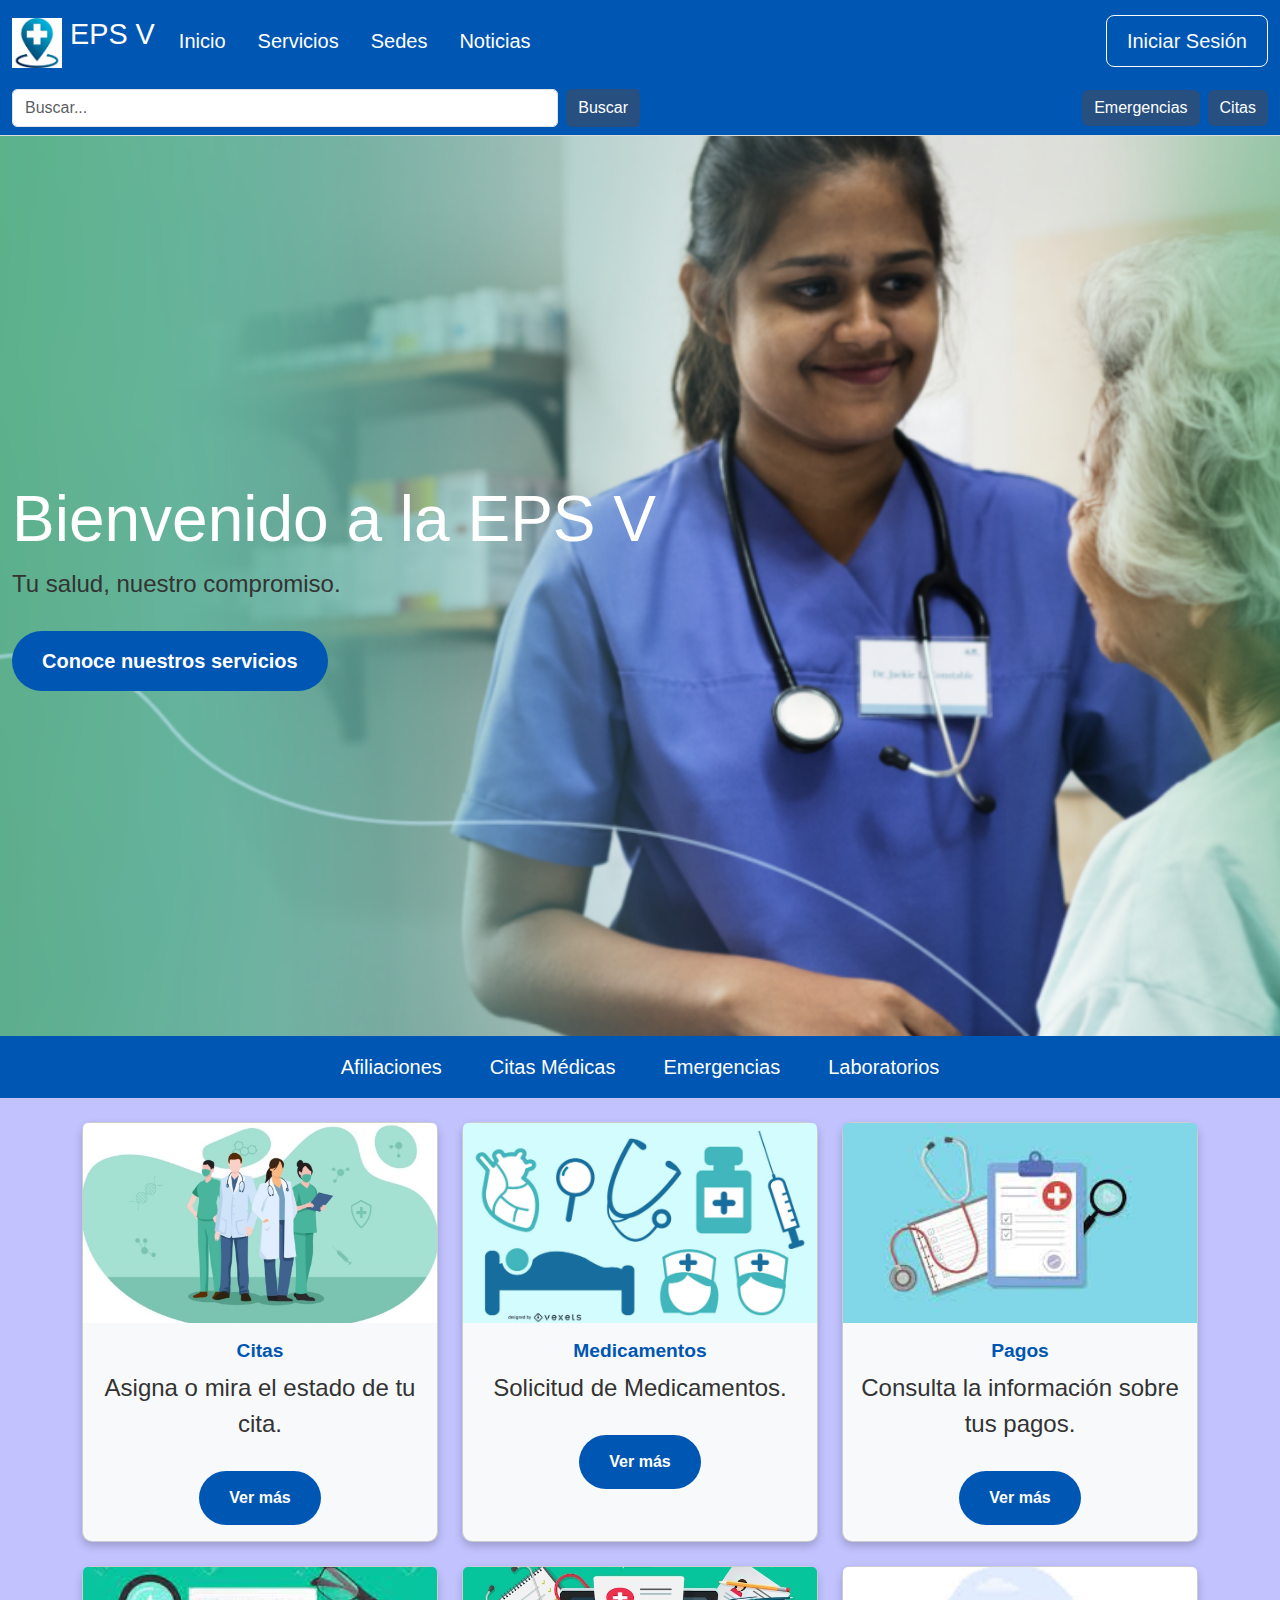
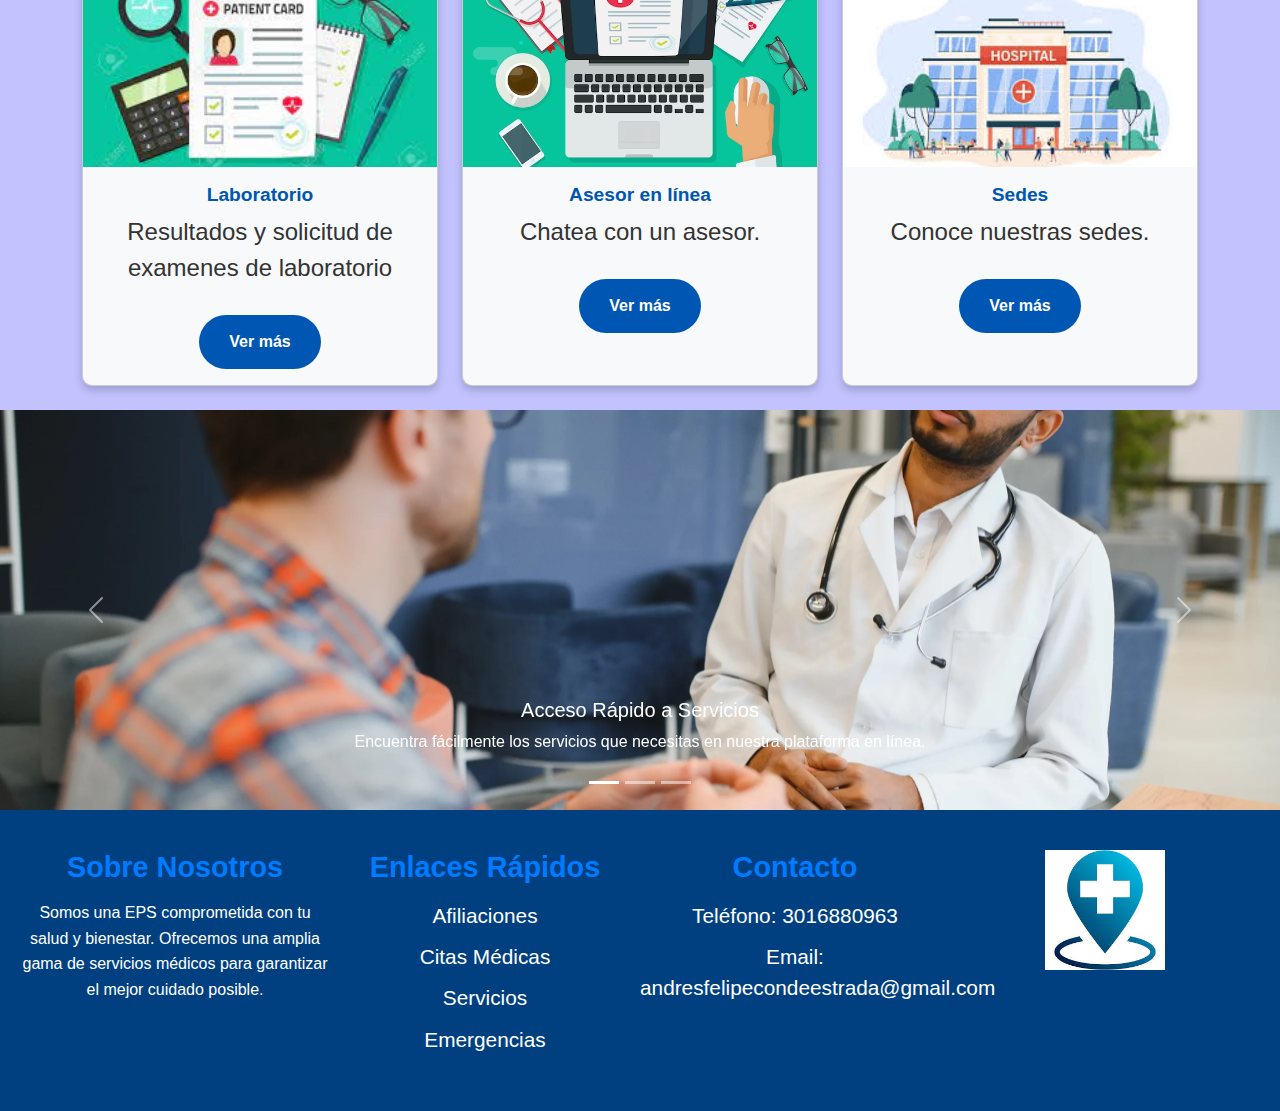
<file: index.html>
<!DOCTYPE html>
<html lang="es">
<head>
<meta charset="UTF-8">
<meta name="viewport" content="width=device-width, initial-scale=1.0">
<title>Página con Carrusel y Footer</title>
<!-- Incluir Bootstrap desde CDN -->
<link href="https://cdn.jsdelivr.net/npm/bootstrap@5.3.0/dist/css/bootstrap.min.css" rel="stylesheet">
<!-- Incluir el archivo CSS externo -->
<link rel="stylesheet" href="./estilos.css">
<link rel="stylesheet" href="https://pro.fontawesome.com/releases/v5.10.0/css/all.css"
    integrity="sha384-AYmEC3Yw5cVb3ZcuHtOA93w35dYTsvhLPVnYs9eStHfGJvOvKxVfELGroGkvsg+p" crossorigin="anonymous" />
</head>
<body>

<!-- Primer Navbar con Logo -->
<nav class="navbar navbar-expand-lg navbar-dark navbar-custom ">
    <div class="container-fluid">
        <a class="navbar-brand" href="#">
            <img src="./img/logo.jfif" alt="Logo" width="50" height="50" class="d-inline-block align-text-top">
            EPS V
        </a>
        <button class="navbar-toggler" type="button" data-bs-toggle="collapse" data-bs-target="#navbarNav" aria-controls="navbarNav" aria-expanded="false" aria-label="Toggle navigation">
            <span class="navbar-toggler-icon"></span>
        </button>
        <div class="collapse navbar-collapse" id="navbarNav">
            <ul class="navbar-nav me-auto">
                <li class="nav-item">
                    <a class="nav-link active fs-5" href="./index.html">Inicio</a>
                </li>
                <li class="nav-item">
                    <a class="nav-link fs-5" href="./servicios.html">Servicios</a>
                </li>
                <li class="nav-item">
                    <a class="nav-link fs-5" href="./sedes.html">Sedes</a>
                </li>
                <li class="nav-item">
                    <a class="nav-link fs-5" href="./noticias.html">Noticias</a>
                </li>
            </ul>
            <a href="./login.html"><button class="btn btn-outline-light btn-lg">Iniciar Sesión</button></a>
        </div>
    </div>
</nav>

<!-- Segundo Navbar con mejor distribución -->
<nav class="navbar navbar-light navbar-custom">
  <div class="container-fluid">
    <form class="d-flex w-50">
        <input class="form-control me-2" type="search" placeholder="Buscar..." aria-label="Buscar">
        <button class="btn btn-custom" type="submit">Buscar</button>
    </form>
    <div class="d-flex ms-auto">
        <a href="./emergencias.html"><button class="btn btn-custom me-2">Emergencias</button></a>
        <a href="./citas.html"><button class="btn btn-custom">Citas</button></a>
    </div>
  </div>
</nav>


<!-- Hero Section -->
<section class="hero">
    <div class="container text-start"> <!-- Añadí la clase text-start para alinear el texto a la izquierda -->
        <h1 class="display-3">Bienvenido a la EPS V</h1>
        <p class="lead">Tu salud, nuestro compromiso.</p>
        <a href="./servicios.html" class="btn btn-primary btn-lg">Conoce nuestros servicios</a>
    </div>
</section>


<!-- Tercer Navbar con más opciones -->
<nav class="navbar navbar-expand-lg navbar-custom g-5">
<div class="container-fluid ">
<div class="collapse navbar-collapse justify-content-center" id="navbarOptions">
    <ul class="navbar-nav d-flex justify-content-center">
    <li class="nav-item mx-3">
        <a class="nav-link fs-5" href="./afiliaciones.html">Afiliaciones</a>
    </li>
    <li class="nav-item mx-3">
        <a class="nav-link fs-5" href="./citas.html">Citas Médicas</a>
    </li>
    <li class="nav-item mx-3">
        <a class="nav-link fs-5" href="./emergencias.html">Emergencias</a>
    </li>
    <li class="nav-item mx-3">
        <a class="nav-link fs-5" href="./labortatorios.html">Laboratorios</a>
    </li>
    </ul>
</div>
</div>
</nav>

<!-- Sección de las 6 Cards -->
<div class="container mt-4">
    <div class="row row-cols-1 row-cols-md-2 row-cols-lg-3 g-4">
        <div class="col">
            <div class="card h-100">
                <img src="./img/citas.jpg" class="card-img-top" alt="Card 1">
                <div class="card-body text-center">
                    <h5 class="card-title">Citas</h5>
                    <p class="card-text">Asigna o mira el estado de tu cita.</p>
                    <a href="./citas.html" class="btn btn-primary">Ver más</a>
                </div>
            </div>
        </div>
        <div class="col">
            <div class="card h-100">
                <img src="./img/medicamentos.webp" class="card-img-top" alt="Card 2">
                <div class="card-body text-center">
                    <h5 class="card-title">Medicamentos</h5>
                    <p class="card-text">Solicitud de Medicamentos.</p>
                    <a href="./medicamentos.html" class="btn btn-primary">Ver más</a>
                </div>
            </div>
        </div>
        <div class="col">
            <div class="card h-100">
                <img src="./img/pagos.jfif" class="card-img-top" alt="Card 3">
                <div class="card-body text-center">
                    <h5 class="card-title">Pagos</h5>
                    <p class="card-text">Consulta la información sobre tus pagos.</p>
                    <a href="./pagos.html" class="btn btn-primary">Ver más</a>
                </div>
            </div>
        </div>
        <div class="col">
            <div class="card h-100">
                <img src="./img/laboratorio.jfif" class="card-img-top" alt="Card 4">
                <div class="card-body text-center">
                    <h5 class="card-title">Laboratorio</h5>
                    <p class="card-text">Resultados y solicitud de examenes de laboratorio</p>
                    <a href="./labortatorios.html" class="btn btn-primary">Ver más</a>
                </div>
            </div>
        </div>
        <div class="col">
            <div class="card h-100">
                <img src="./img/accesor.avif" class="card-img-top" alt="Card 5">
                <div class="card-body text-center">
                    <h5 class="card-title">Asesor en línea</h5>
                    <p class="card-text">Chatea con un asesor.</p>
                    <a href="./ascesor.html" class="btn btn-primary">Ver más</a>
                </div>
            </div>
        </div>
        <div class="col">
            <div class="card h-100">
                <img src="./img/hospital.jfif" class="card-img-top" alt="Card 6">
                <div class="card-body text-center">
                    <h5 class="card-title">Sedes</h5>
                    <p class="card-text">Conoce nuestras sedes.</p>
                    <a href="./sedes.html" class="btn btn-primary">Ver más</a>
                </div>
            </div>
        </div>
    </div>
</div>

<div id="carouselExampleCaptions" class="carousel slide mt-4 w-100" data-bs-ride="carousel">
    <div class="carousel-indicators">
      <button type="button" data-bs-target="#carouselExampleCaptions" data-bs-slide-to="0" class="active" aria-current="true" aria-label="Slide 1"></button>
      <button type="button" data-bs-target="#carouselExampleCaptions" data-bs-slide-to="1" aria-label="Slide 2"></button>
      <button type="button" data-bs-target="#carouselExampleCaptions" data-bs-slide-to="2" aria-label="Slide 3"></button>
    </div>
    <div class="carousel-inner">
      <div class="carousel-item active">
        <img src="./img/carrusel1.jpg" class="d-block w-100" alt="...">
        <div class="carousel-caption d-none d-md-block">
          <h5>Acceso Rápido a Servicios</h5>
          <p>Encuentra fácilmente los servicios que necesitas en nuestra plataforma en línea.</p>
        </div>
      </div>
      <div class="carousel-item">
        <img src="./img/carrusel2.jfif" class="d-block w-100" alt="...">
        <div class="carousel-caption d-none d-md-block">
          <h5>Citas Médicas en Línea</h5>
          <p>Agenda tus citas médicas de forma rápida y conveniente desde cualquier dispositivo.</p>
        </div>
      </div>
      <div class="carousel-item">
        <img src="./img/carrusel3.jfif" class="d-block w-100" alt="...">
        <div class="carousel-caption d-none d-md-block">
          <h5>Atención Médica de Calidad</h5>
          <p>Nuestro equipo de profesionales está comprometido con brindarte la mejor atención médica.</p>
        </div>
      </div>
    </div>
    <button class="carousel-control-prev" type="button" data-bs-target="#carouselExampleCaptions" data-bs-slide="prev">
      <span class="carousel-control-prev-icon" aria-hidden="true"></span>
      <span class="visually-hidden">Previous</span>
    </button>
    <button class="carousel-control-next" type="button" data-bs-target="#carouselExampleCaptions" data-bs-slide="next">
      <span class="carousel-control-next-icon" aria-hidden="true"></span>
      <span class="visually-hidden">Next</span>
    </button>
</div>

<!-- Footer -->
<footer class="footer">
    <div class="footer-section">
        <h5 class="footer-title">Sobre Nosotros</h5>
        <p>Somos una EPS comprometida con tu salud y bienestar. Ofrecemos una amplia gama de servicios médicos para garantizar el mejor cuidado posible.</p>
    </div>
    <div class="footer-section">
        <h5 class="footer-title">Enlaces Rápidos</h5>
        <ul>
            <li><a href="./afiliaciones.html">Afiliaciones</a></li>
            <li><a href="./citas.html">Citas Médicas</a></li>
            <li><a href="./servicios.html">Servicios</a></li>
            <li><a href="./emergencias.html">Emergencias</a></li>
        </ul>
    </div>
    <div class="footer-section">
        <h5 class="footer-title">Contacto</h5>
        <ul>
            <li><a href="https://web.whatsapp.com/">Teléfono: 3016880963</a></li>
            <li><a href="https://mail.google.com/mail/u/0/#inbox">Email: andresfelipecondeestrada@gmail.com </a></li>
        </ul>
        <div class="social-icons">
            <a href="https://www.facebook.com/epssura/?locale=es_LA"><i class="fab fa-facebook"></i></a>
            <a href="https://x.com/epssura?lang=es"><i class="fab fa-twitter"></i></a>
            <a href="https://www.instagram.com/segurossura/?hl=es"><i class="fab fa-instagram"></i></a>
        </div>
    </div>
    <div class="footer-section logo">
        <a href="./index.html"><img src="./img/logo.jfif" alt="Logo de la EPS"></a>
    </div>
</footer>


<!-- Bootstrap JS -->
<script src="https://cdn.jsdelivr.net/npm/bootstrap@5.3.0/dist/js/bootstrap.bundle.min.js"></script>
</body>
</html>
</file>
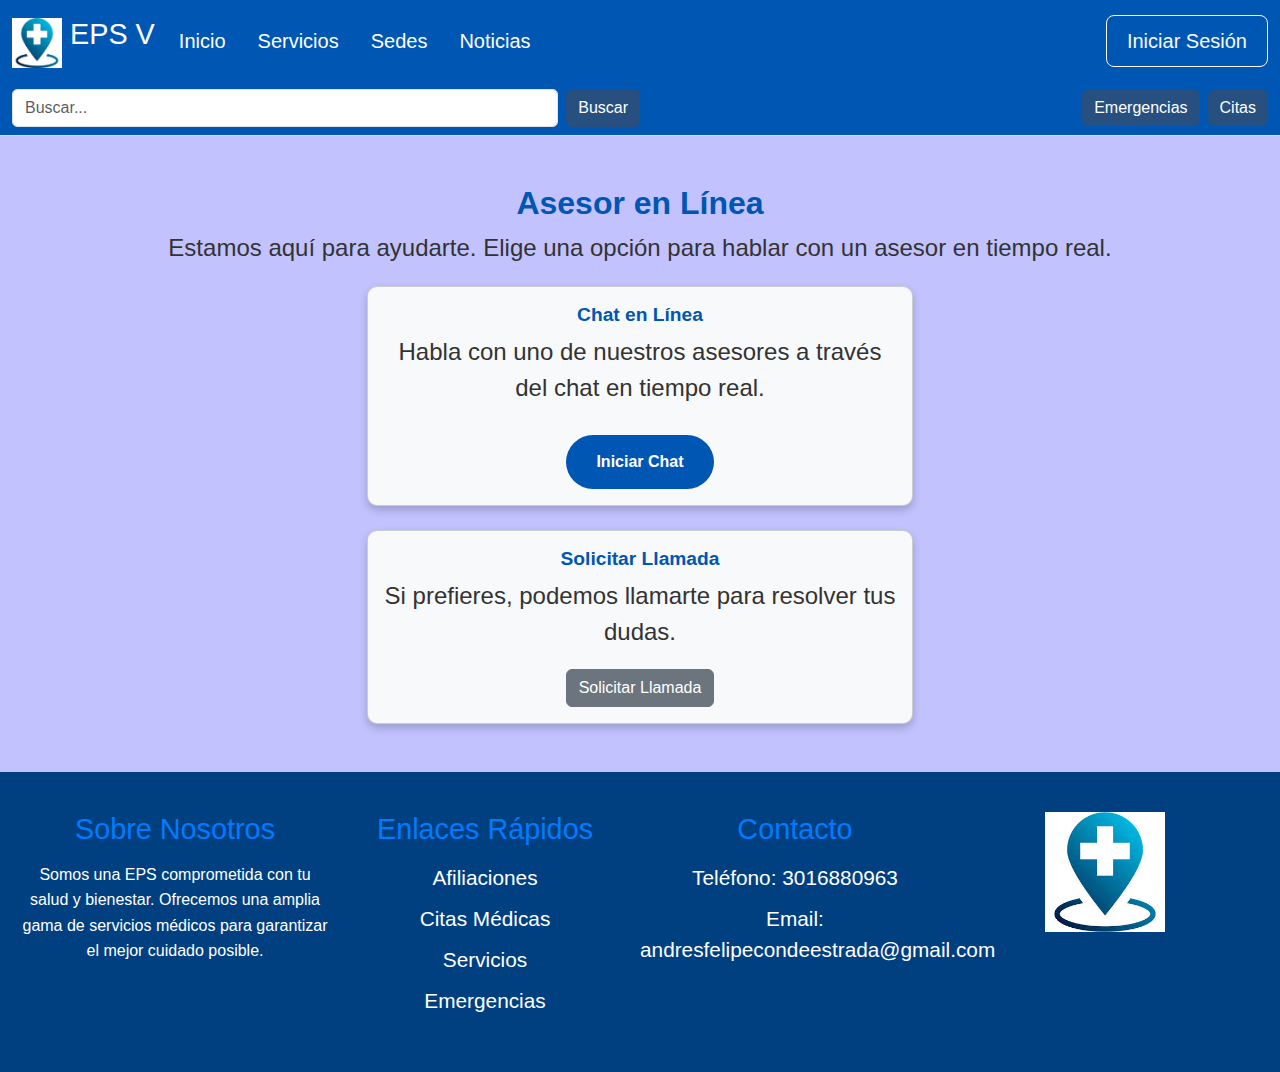
<file: ascesor.html>
<!DOCTYPE html>
<html lang="es">
<head>
<meta charset="UTF-8">
<meta name="viewport" content="width=device-width, initial-scale=1.0">
<title>Página con Carrusel y Footer</title>
<!-- Incluir Bootstrap desde CDN -->
<link href="https://cdn.jsdelivr.net/npm/bootstrap@5.3.0/dist/css/bootstrap.min.css" rel="stylesheet">
<!-- Incluir el archivo CSS externo -->
<link rel="stylesheet" href="./estilos.css">
<link rel="stylesheet" href="https://pro.fontawesome.com/releases/v5.10.0/css/all.css"
    integrity="sha384-AYmEC3Yw5cVb3ZcuHtOA93w35dYTsvhLPVnYs9eStHfGJvOvKxVfELGroGkvsg+p" crossorigin="anonymous" />
</head>
<body>

    <!-- Primer Navbar con Logo -->
    <!-- Primer Navbar más grande -->
    <nav class="navbar navbar-expand-lg navbar-dark navbar-custom">
    <div class="container-fluid">
    <a class="navbar-brand" href="#">
        <img src="./img/logo.jfif" alt="Logo" width="50" height="50" class="d-inline-block align-text-top">
        EPS V
    </a>
    <button class="navbar-toggler" type="button" data-bs-toggle="collapse" data-bs-target="#navbarNav" aria-controls="navbarNav" aria-expanded="false" aria-label="Toggle navigation">
        <span class="navbar-toggler-icon"></span>
    </button>
    <div class="collapse navbar-collapse" id="navbarNav">
        <ul class="navbar-nav me-auto">
        <li class="nav-item">
            <a class="nav-link active fs-5" href="./index.html">Inicio</a>
        </li>
        <li class="nav-item">
            <a class="nav-link fs-5" href="./servicios.html">Servicios</a>
        </li>
        <li class="nav-item">
            <a class="nav-link fs-5" href="./sedes.html">Sedes</a>
        </li>
        <li class="nav-item">
            <a class="nav-link fs-5" href="./noticias.html">Noticias</a>
        </li>
        </ul>
        <a href="./login.html"><button class="btn btn-outline-light btn-lg">Iniciar Sesión</button></a>
    </div>
    </div>
    </nav>


<!-- Segundo Navbar con mejor distribución -->
<nav class="navbar navbar-light navbar-custom">
    <div class="container-fluid">
    <form class="d-flex w-50">
        <input class="form-control me-2" type="search" placeholder="Buscar..." aria-label="Buscar">
        <button class="btn btn-custom" type="submit">Buscar</button>
    </form>
    <div class="d-flex ms-auto">
        <a href="./emergencias.html"><button class="btn btn-custom me-2">Emergencias</button></a>
        <a href="./citas.html"><button class="btn btn-custom">Citas</button></a>
    </div>
    </div>
</nav>

        <div class="container mt-5">
            <h2 class="text-center">Asesor en Línea</h2>
            <p class="text-center lead">Estamos aquí para ayudarte. Elige una opción para hablar con un asesor en tiempo real.</p>
            
            <div class="row justify-content-center">
                <div class="col-md-6">
                    <div class="card mb-4">
                        <div class="card-body text-center">
                            <h5 class="card-title">Chat en Línea</h5>
                            <p class="card-text">Habla con uno de nuestros asesores a través del chat en tiempo real.</p>
                            <a href="https://web.whatsapp.com/" class="btn btn-primary">Iniciar Chat</a>
                        </div>
                    </div>
    
                    <div class="card">
                        <div class="card-body text-center">
                            <h5 class="card-title">Solicitar Llamada</h5>
                            <p class="card-text">Si prefieres, podemos llamarte para resolver tus dudas.</p>
                            <a href="https://web.whatsapp.com/" class="btn btn-secondary">Solicitar Llamada</a>
                        </div>
                    </div>
                </div>
            </div>
        </div><br><br>

    <!-- Footer -->
    <footer class="footer">
        <div class="footer-section">
        <h5>Sobre Nosotros</h5>
        <p>Somos una EPS comprometida con tu salud y bienestar. Ofrecemos una amplia gama de servicios médicos para garantizar el mejor cuidado posible.</p>
        </div>
        <div class="footer-section">
        <h5>Enlaces Rápidos</h5>
        <ul>
            <li><a href="./afiliaciones.html">Afiliaciones</a></li>
            <li><a href="./citas.html">Citas Médicas</a></li>
            <li><a href="./servicios.html">Servicios</a></li>
            <li><a href="./emergencias.html">Emergencias</a></li>
        </ul>
        </div>
        <div class="footer-section">
        <h5>Contacto</h5>
        <ul>
            <li><a href="https://web.whatsapp.com/">Teléfono: 3016880963</a></li>
            <li><a href="https://mail.google.com/mail/u/0/#inbox">Email: andresfelipecondeestrada@gmail.com </a></li>
        </ul>
        <div class="social-icons">
            <a href="https://www.facebook.com/epssura/?locale=es_LA"><i class="fab fa-facebook"></i></a>
            <a href="https://x.com/epssura?lang=es"><i class="fab fa-twitter"></i></a>
            <a href="https://www.instagram.com/segurossura/?hl=es"><i class="fab fa-instagram"></i></a>
        </div>
        </div>
        <div class="footer-section logo">
        <a href="./index.html"><img src="./img/logo.jfif" alt="Logo de la EPS"></a>
        </div>
    </footer>
    

    <!-- Bootstrap JS -->
    <script src="https://cdn.jsdelivr.net/npm/bootstrap@5.3.0/dist/js/bootstrap.bundle.min.js"></script>

</body>
</html>
</file>
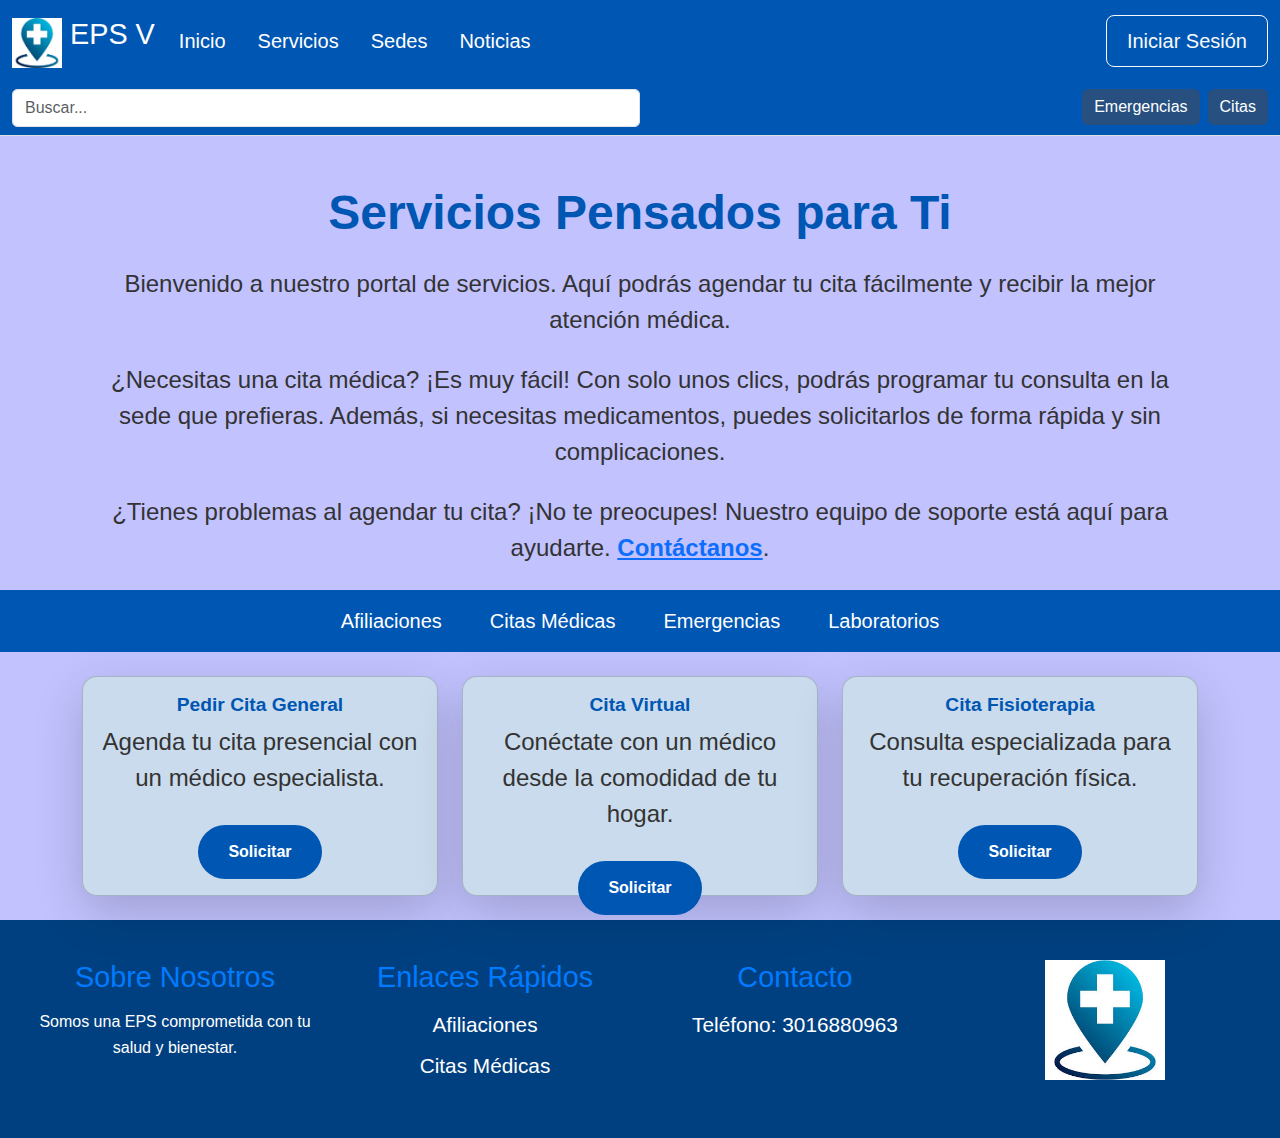
<file: citas.html>
<!DOCTYPE html>
<html lang="es">
<head>
    <meta charset="UTF-8">
    <meta name="viewport" content="width=device-width, initial-scale=1.0">
    <title>Página con Carrusel y Footer</title>
    <!-- Incluir Bootstrap desde CDN -->
    <link href="https://cdn.jsdelivr.net/npm/bootstrap@5.3.0/dist/css/bootstrap.min.css" rel="stylesheet">
    <!-- Incluir el archivo CSS externo -->
    <link rel="stylesheet" href="./estilos.css">
    <link rel="stylesheet" href="https://pro.fontawesome.com/releases/v5.10.0/css/all.css"
        integrity="sha384-AYmEC3Yw5cVb3ZcuHtOA93w35dYTsvhLPVnYs9eStHfGJvOvKxVfELGroGkvsg+p" crossorigin="anonymous" />
</head>
<body>

<!-- Primer Navbar con Logo -->
<nav class="navbar navbar-expand-lg navbar-dark navbar-custom">
    <div class="container-fluid">
        <a class="navbar-brand" href="#">
            <img src="./img/logo.jfif" alt="Logo" width="50" height="50" class="d-inline-block align-text-top">
            EPS V
        </a>
        <button class="navbar-toggler" type="button" data-bs-toggle="collapse" data-bs-target="#navbarNav" aria-controls="navbarNav" aria-expanded="false" aria-label="Toggle navigation">
            <span class="navbar-toggler-icon"></span>
        </button>
        <div class="collapse navbar-collapse" id="navbarNav">
            <ul class="navbar-nav me-auto">
                <li class="nav-item">
                    <a class="nav-link active fs-5" href="./index.html">Inicio</a>
                </li>
                <li class="nav-item">
                    <a class="nav-link fs-5" href="./servicios.html">Servicios</a>
                </li>
                <li class="nav-item">
                    <a class="nav-link fs-5" href="./sedes.html">Sedes</a>
                </li>
                <li class="nav-item">
                    <a class="nav-link fs-5" href="./noticias.html">Noticias</a>
                </li>
            </ul>
            <a href="./login.html"><button class="btn btn-outline-light btn-lg">Iniciar Sesión</button></a>
        </div>
    </div>
</nav>

<!-- Segundo Navbar -->
<nav class="navbar navbar-light navbar-custom">
    <div class="container-fluid">
        <form class="d-flex w-100 justify-content-between">
            <div class="w-50">
                <input class="form-control me-2" type="search" placeholder="Buscar..." aria-label="Buscar">
            </div>
            <div class="d-flex">
                <a href="./emergencias.html"><button class="btn btn-custom me-2">Emergencias</button></a>
                <a href="./citas.html"><button class="btn btn-custom">Citas</button></a>
            </div>
        </form>
    </div>
</nav>

<!-- Contenido Principal -->
<div class="container mt-5 text-center">
    <h2 class="mb-4 display-5 fw-bold">Servicios Pensados para Ti</h2>
    <p class="lead mb-4">
        Bienvenido a nuestro portal de servicios. Aquí podrás agendar tu cita fácilmente y recibir la mejor atención médica.
    </p>
    <p class="mb-4">
        ¿Necesitas una cita médica? ¡Es muy fácil! Con solo unos clics, podrás programar tu consulta en la sede que prefieras. Además, si necesitas medicamentos, puedes solicitarlos de forma rápida y sin complicaciones.
    </p>
    <p class="mb-4">
        ¿Tienes problemas al agendar tu cita? ¡No te preocupes! Nuestro equipo de soporte está aquí para ayudarte. 
        <a href="https://web.whatsapp.com/" class="text-primary fw-bold">Contáctanos</a>.
    </p>
</div>

<!-- Tercer Navbar -->
<nav class="navbar navbar-expand-lg navbar-custom">
    <div class="container-fluid">
        <button class="navbar-toggler" type="button" data-bs-toggle="collapse" data-bs-target="#navbarOptions" aria-controls="navbarOptions" aria-expanded="false" aria-label="Toggle navigation">
            <span class="navbar-toggler-icon"></span>
        </button>
        <div class="collapse navbar-collapse justify-content-center" id="navbarOptions">
            <ul class="navbar-nav d-flex justify-content-center">
                <li class="nav-item mx-3">
                    <a class="nav-link fs-5" href="./afiliaciones.html">Afiliaciones</a>
                </li>
                <li class="nav-item mx-3">
                    <a class="nav-link fs-5" href="./citas.html">Citas Médicas</a>
                </li>
                <li class="nav-item mx-3">
                    <a class="nav-link fs-5" href="#">Emergencias</a>
                </li>
                <li class="nav-item mx-3">
                    <a class="nav-link fs-5" href="./labortatorios.html">Laboratorios</a>
                </li>
            </ul>
        </div>
    </div>
</nav>

<!-- Cards de Servicios -->
<div class="container mt-4">
    <div class="row justify-content-center">
        <div class="col-md-4 col-sm-6 col-12">
            <div class="card text-center service-card mb-4 shadow-lg">
                <div class="card-body d-flex flex-column justify-content-center align-items-center">
                    <h5 class="card-title">Pedir Cita General</h5>
                    <p class="card-text">Agenda tu cita presencial con un médico especialista.</p>
                    <a href="./pedircita.html" class="btn btn-primary">Solicitar</a>
                </div>
            </div>
        </div>

        <div class="col-md-4 col-sm-6 col-12">
            <div class="card text-center service-card mb-4 shadow-lg">
                <div class="card-body d-flex flex-column justify-content-center align-items-center">
                    <h5 class="card-title">Cita Virtual</h5>
                    <p class="card-text">Conéctate con un médico desde la comodidad de tu hogar.</p>
                    <a href="./pedircita.html" class="btn btn-primary">Solicitar</a>
                </div>
            </div>
        </div>

        <div class="col-md-4 col-sm-6 col-12">
            <div class="card text-center service-card mb-4 shadow-lg">
                <div class="card-body d-flex flex-column justify-content-center align-items-center">
                    <h5 class="card-title">Cita Fisioterapia</h5>
                    <p class="card-text">Consulta especializada para tu recuperación física.</p>
                    <a href="./pedircita.html" class="btn btn-primary">Solicitar</a>
                </div>
            </div>
        </div>
    </div>
</div>



<!-- Footer -->
<footer class="footer">
    <div class="footer-section">
        <h5>Sobre Nosotros</h5>
        <p>Somos una EPS comprometida con tu salud y bienestar.</p>
    </div>
    <div class="footer-section">
        <h5>Enlaces Rápidos</h5>
        <ul>
            <li><a href="./afiliaciones.html">Afiliaciones</a></li>
            <li><a href="./citas.html">Citas Médicas</a></li>
        </ul>
    </div>
    <div class="footer-section">
        <h5>Contacto</h5>
        <ul>
            <li><a href="https://web.whatsapp.com/">Teléfono: 3016880963</a></li>
        </ul>
    </div>
    <div class="footer-section logo">
        <a href="./index.html"><img src="./img/logo.jfif" alt="Logo de la EPS"></a>
    </div>
</footer>

<script src="https://cdn.jsdelivr.net/npm/bootstrap@5.3.0-alpha1/dist/js/bootstrap.bundle.min.js"></script>
</body>
</html>
</file>
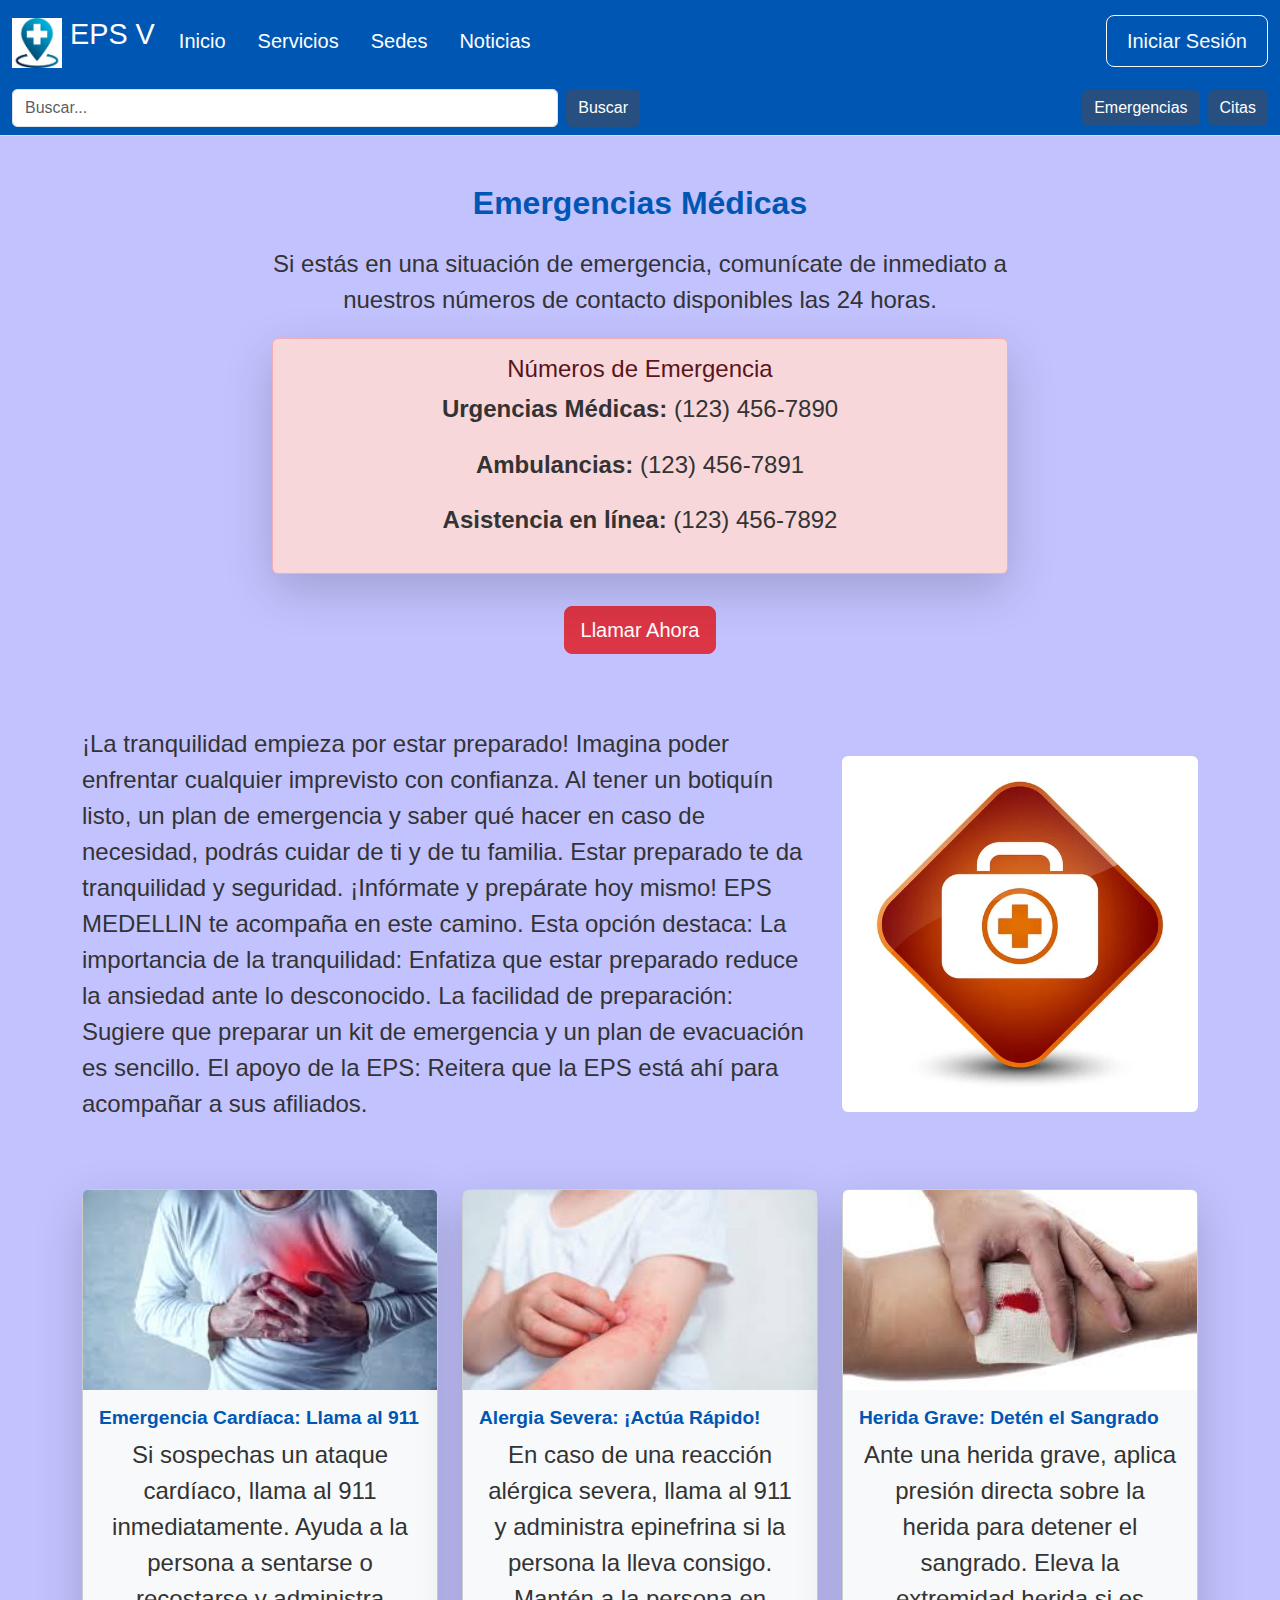
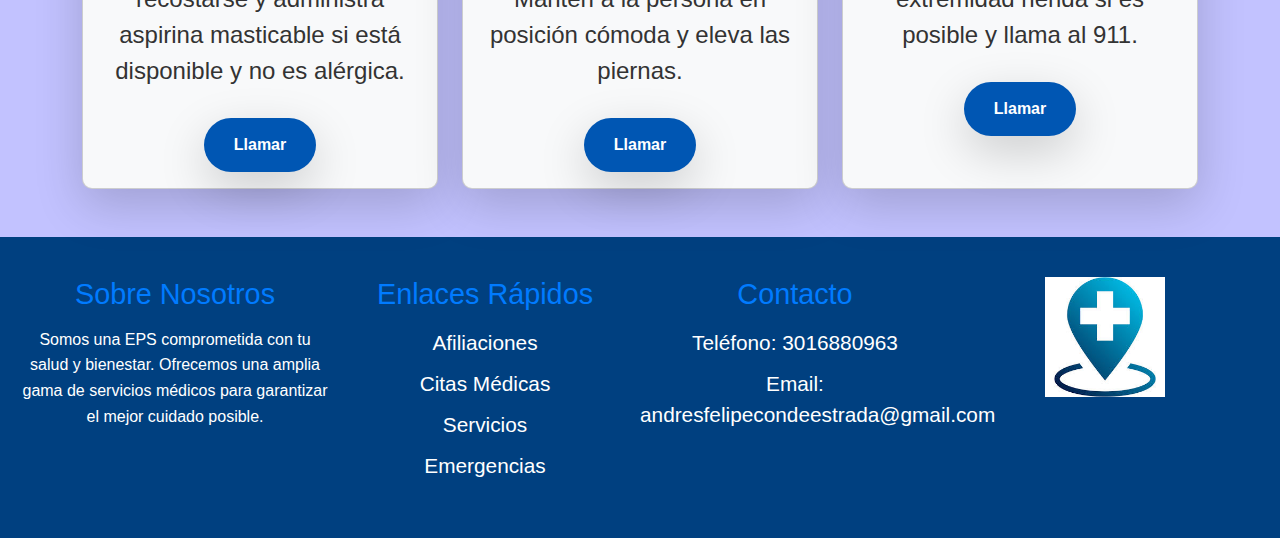
<file: emergencias.html>
<!DOCTYPE html>
<html lang="es">
<head>
<meta charset="UTF-8">
<meta name="viewport" content="width=device-width, initial-scale=1.0">
<title>Página con Carrusel y Footer</title>
<!-- Incluir Bootstrap desde CDN -->
<link href="https://cdn.jsdelivr.net/npm/bootstrap@5.3.0/dist/css/bootstrap.min.css" rel="stylesheet">
<!-- Incluir el archivo CSS externo -->
<link rel="stylesheet" href="./estilos.css">
<link rel="stylesheet" href="https://pro.fontawesome.com/releases/v5.10.0/css/all.css"
    integrity="sha384-AYmEC3Yw5cVb3ZcuHtOA93w35dYTsvhLPVnYs9eStHfGJvOvKxVfELGroGkvsg+p" crossorigin="anonymous" />
</head>
<body>

<!-- Primer Navbar con Logo -->
<!-- Primer Navbar más grande -->
<nav class="navbar navbar-expand-lg navbar-dark navbar-custom">
<div class="container-fluid">
<a class="navbar-brand" href="#">
    <img src="./img/logo.jfif" alt="Logo" width="50" height="50" class="d-inline-block align-text-top">
    EPS V
</a>
<button class="navbar-toggler" type="button" data-bs-toggle="collapse" data-bs-target="#navbarNav" aria-controls="navbarNav" aria-expanded="false" aria-label="Toggle navigation">
    <span class="navbar-toggler-icon"></span>
</button>
<div class="collapse navbar-collapse" id="navbarNav">
    <ul class="navbar-nav me-auto">
    <li class="nav-item">
        <a class="nav-link active fs-5" href="./index.html">Inicio</a>
    </li>
    <li class="nav-item">
        <a class="nav-link fs-5" href="./servicios.html">Servicios</a>
    </li>
    <li class="nav-item">
        <a class="nav-link fs-5" href="./sedes.html">Sedes</a>
    </li>
    <li class="nav-item">
        <a class="nav-link fs-5" href="./noticias.html">Noticias</a>
    </li>
    </ul>
    <a href="./login.html"><button class="btn btn-outline-light btn-lg">Iniciar Sesión</button></a>
</div>
</div>
</nav>


<!-- Segundo Navbar con mejor distribución -->
<nav class="navbar navbar-light navbar-custom">
    <div class="container-fluid">
    <form class="d-flex w-50">
        <input class="form-control me-2" type="search" placeholder="Buscar..." aria-label="Buscar">
        <button class="btn btn-custom" type="submit">Buscar</button>
    </form>
    <div class="d-flex ms-auto">
        <a href="./emergencias.html"><button class="btn btn-custom me-2">Emergencias</button></a>
        <a href="./citas.html"><button class="btn btn-custom">Citas</button></a>
    </div>
    </div>
</nav>

<!-- Sección de Emergencias -->
<div class="container mt-5">
    <div class="row justify-content-center">
        <div class="col-md-8 text-center">
            <h2 class="mb-4 ">Emergencias Médicas</h2>
            <p class="lead">Si estás en una situación de emergencia, comunícate de inmediato a nuestros números de contacto disponibles las 24 horas.</p>
            
            <!-- Números de Emergencia -->
            <div class="alert alert-danger shadow-lg " role="alert">
                <h4 class="alert-heading">Números de Emergencia</h4>
                <p><strong>Urgencias Médicas:</strong> (123) 456-7890</p>
                <p><strong>Ambulancias:</strong> (123) 456-7891</p>
                <p><strong>Asistencia en línea:</strong> (123) 456-7892</p>
            </div>
            
            <!-- Botón de Acción Rápida -->
            <a href="https://web.whatsapp.com/" class="btn btn-lg btn-danger mt-3">Llamar Ahora</a>
        </div>
    </div>
</div><br><br><br>

<div class="container text-center">
    <div class="row">
        <div class="col-md-8">
            <p class="text-start">

                ¡La tranquilidad empieza por estar preparado!

                Imagina poder enfrentar cualquier imprevisto con confianza. Al tener un botiquín listo, un plan de emergencia y saber qué hacer en caso de necesidad, podrás cuidar de ti y de tu familia.
                
                Estar preparado te da tranquilidad y seguridad. ¡Infórmate y prepárate hoy mismo!
                
                EPS MEDELLIN te acompaña en este camino.
                
                Esta opción destaca:
                
                La importancia de la tranquilidad: Enfatiza que estar preparado reduce la ansiedad ante lo desconocido.
                La facilidad de preparación: Sugiere que preparar un kit de emergencia y un plan de evacuación es sencillo.
                El apoyo de la EPS: Reitera que la EPS está ahí para acompañar a sus afiliados.            </p>
        </div>
        <div class="col-6 col-md-4 d-flex align-items-center">
            <img src="./img/emergencia.jpg" class="rounded w-100" alt="...">
        </div>
    </div>
</div>

<section class="container my-5">
    <div class="row row-cols-1 row-cols-md-3 g-4">
        <div class="col">
            <div class="card h-100 shadow-lg">
                <img src="./img/emergenciauno.jpg" class="card-img-top img-fluid" alt="Emergencia cardíaca">
                <div class="card-body">
                    <h5 class="card-title">Emergencia Cardíaca: Llama al 911</h5>
                    <p class="card-text">Si sospechas un ataque cardíaco, llama al 911 inmediatamente. Ayuda a la persona a sentarse o recostarse y administra aspirina masticable si está disponible y no es alérgica.</p>
                    <div class="text-center">
                        <a href="https://web.whatsapp.com/" class="btn btn-primary shadow-lg">Llamar</a>
                    </div>
                </div>
            </div>
        </div>

        <div class="col">
            <div class="card h-100 shadow-lg">
                <img src="./img/emergenciados.jpg" class="card-img-top img-fluid" alt="Alergia severa">
                <div class="card-body">
                    <h5 class="card-title">Alergia Severa: ¡Actúa Rápido!</h5>
                    <p class="card-text">En caso de una reacción alérgica severa, llama al 911 y administra epinefrina si la persona la lleva consigo. Mantén a la persona en posición cómoda y eleva las piernas.</p>
                    <div class="text-center">
                        <a href="https://web.whatsapp.com/" class="btn btn-primary shadow-lg">Llamar</a>
                    </div>
                </div>
            </div>
        </div>

        <div class="col">
            <div class="card h-100 shadow-lg">
                <img src="./img/emergenciatres.jpg" class="card-img-top img-fluid" alt="Herida grave">
                <div class="card-body">
                    <h5 class="card-title">Herida Grave: Detén el Sangrado</h5>
                    <p class="card-text">Ante una herida grave, aplica presión directa sobre la herida para detener el sangrado. Eleva la extremidad herida si es posible y llama al 911.</p>
                    <div class="text-center">
                        <a href="https://web.whatsapp.com/" class="btn btn-primary shadow-lg">Llamar</a>
                    </div>
                </div>
            </div>
        </div>
    </div>
</section>

    <!-- Footer -->
    <footer class="footer">
        <div class="footer-section">
        <h5>Sobre Nosotros</h5>
        <p>Somos una EPS comprometida con tu salud y bienestar. Ofrecemos una amplia gama de servicios médicos para garantizar el mejor cuidado posible.</p>
        </div>
        <div class="footer-section">
        <h5>Enlaces Rápidos</h5>
        <ul>
            <li><a href="./afiliaciones.html">Afiliaciones</a></li>
            <li><a href="./citas.html">Citas Médicas</a></li>
            <li><a href="./servicios.html">Servicios</a></li>
            <li><a href="./emergencias.html">Emergencias</a></li>
        </ul>
        </div>
        <div class="footer-section">
        <h5>Contacto</h5>
        <ul>
            <li><a href="https://web.whatsapp.com/">Teléfono: 3016880963</a></li>
            <li><a href="https://mail.google.com/mail/u/0/#inbox">Email: andresfelipecondeestrada@gmail.com </a></li>
        </ul>
        <div class="social-icons">
            <a href="https://www.facebook.com/epssura/?locale=es_LA"><i class="fab fa-facebook"></i></a>
            <a href="https://x.com/epssura?lang=es"><i class="fab fa-twitter"></i></a>
            <a href="https://www.instagram.com/segurossura/?hl=es"><i class="fab fa-instagram"></i></a>
        </div>
        </div>
        <div class="footer-section logo">
        <a href="./index.html"><img src="./img/logo.jfif" alt="Logo de la EPS"></a>
        </div>
    </footer>

<!-- Bootstrap JS -->
<script src="https://cdn.jsdelivr.net/npm/bootstrap@5.3.0/dist/js/bootstrap.bundle.min.js"></script>
</body>
</html>
</file>
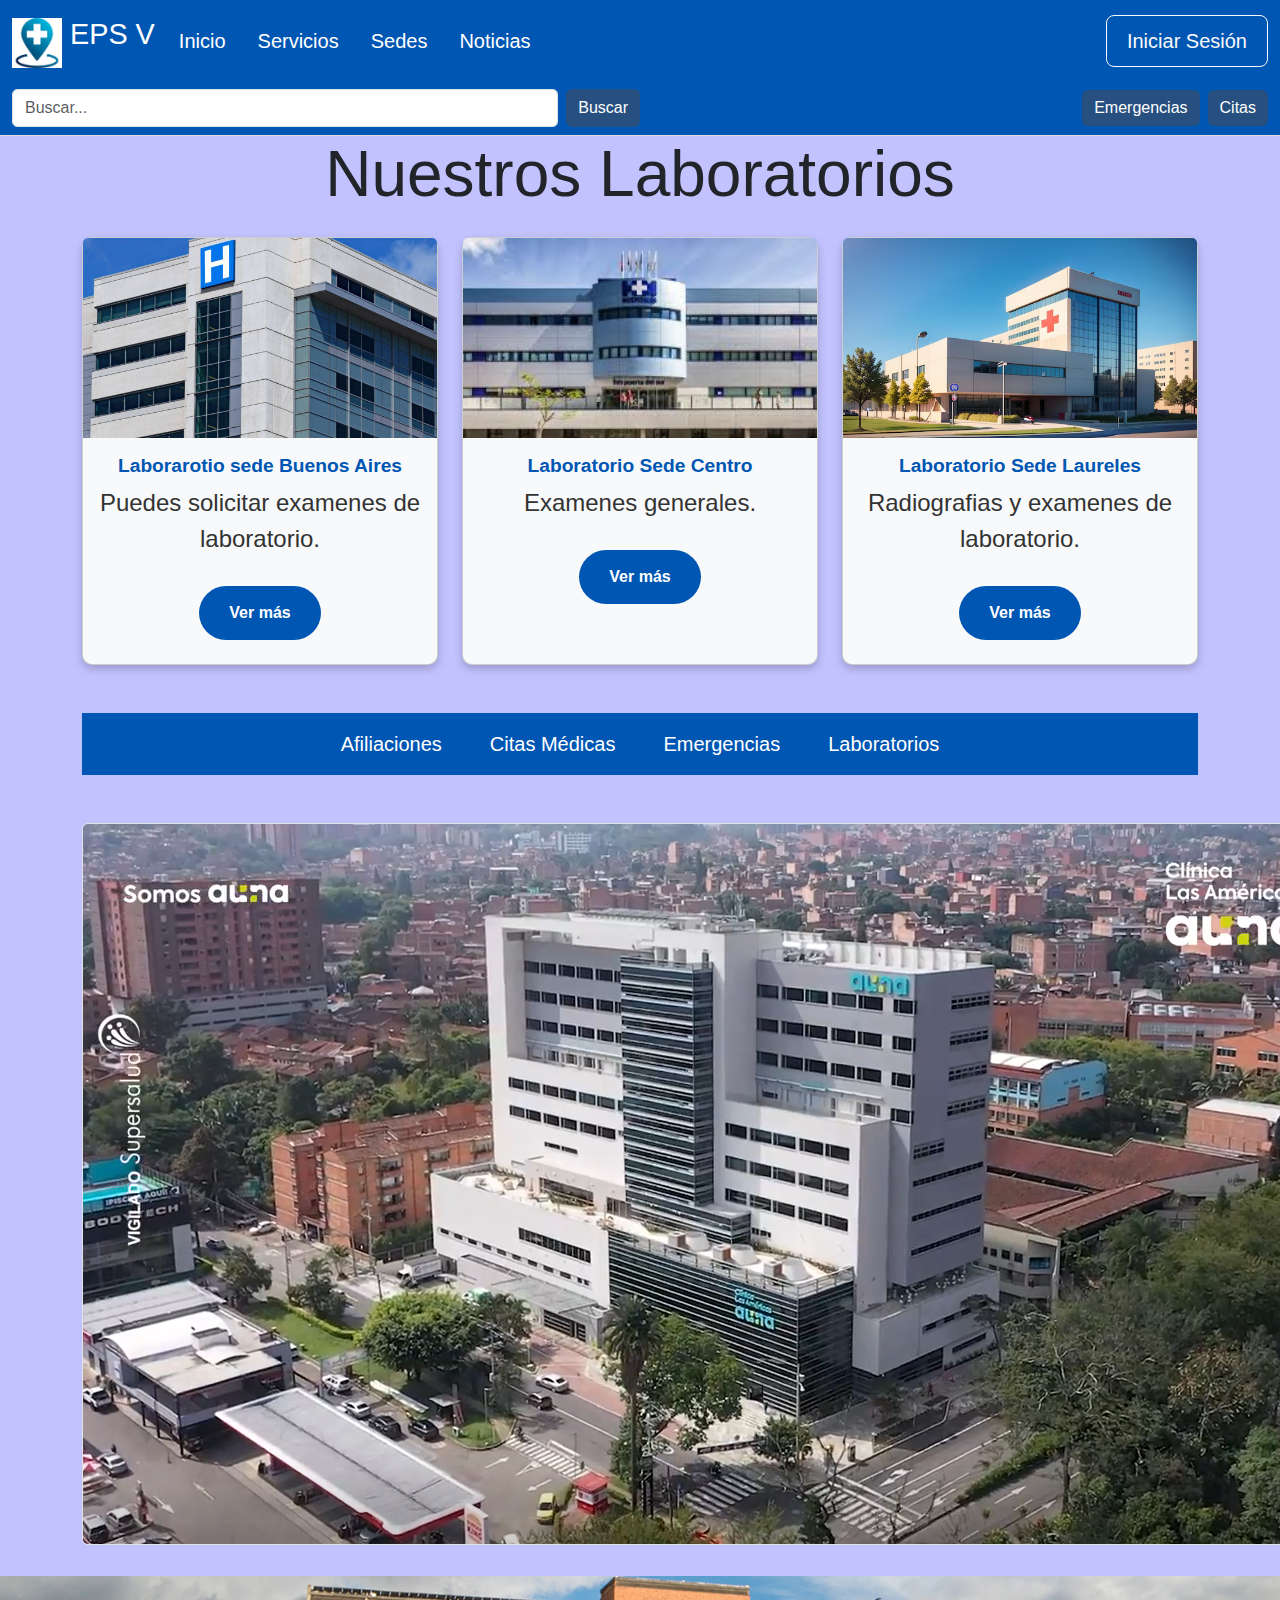
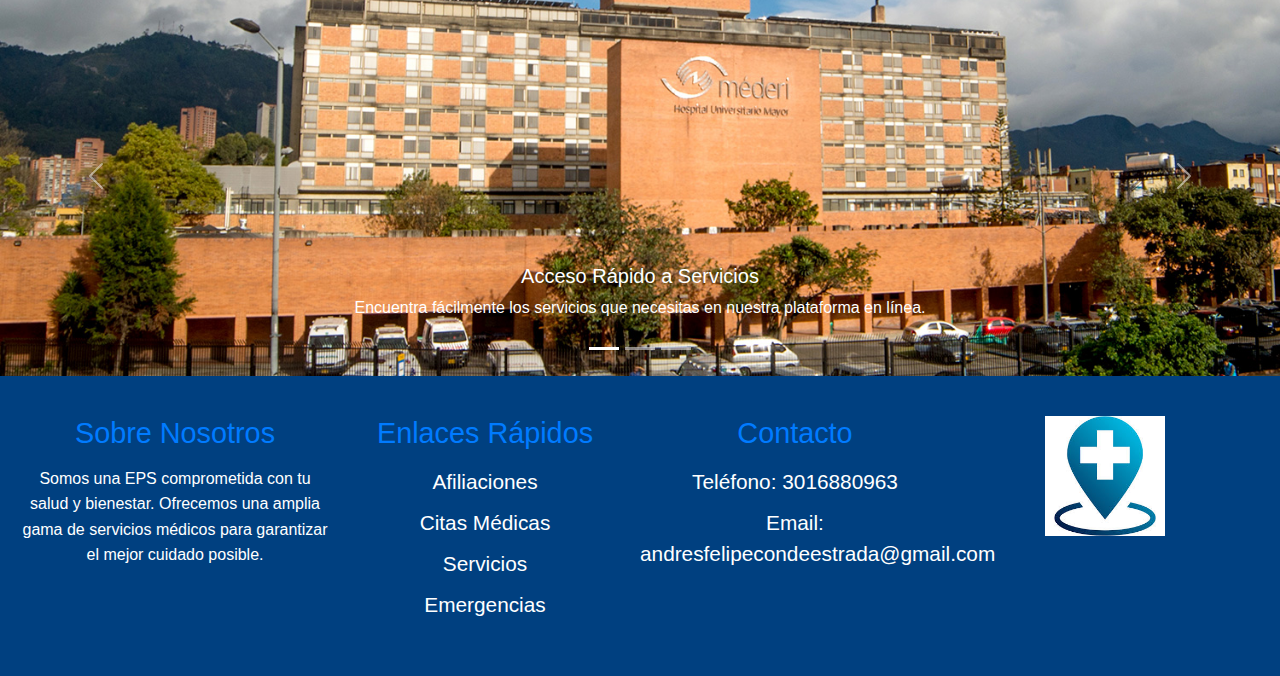
<file: labortatorios.html>
<!DOCTYPE html>
<html lang="es">
<head>
<meta charset="UTF-8">
<meta name="viewport" content="width=device-width, initial-scale=1.0">
<title>Página con Carrusel y Footer</title>
<!-- Incluir Bootstrap desde CDN -->
<link href="https://cdn.jsdelivr.net/npm/bootstrap@5.3.0/dist/css/bootstrap.min.css" rel="stylesheet">
<!-- Incluir el archivo CSS externo -->
<link rel="stylesheet" href="./estilos.css">
<link rel="stylesheet" href="https://pro.fontawesome.com/releases/v5.10.0/css/all.css"
    integrity="sha384-AYmEC3Yw5cVb3ZcuHtOA93w35dYTsvhLPVnYs9eStHfGJvOvKxVfELGroGkvsg+p" crossorigin="anonymous" />
</head>
<body>

<!-- Primer Navbar con Logo -->
<!-- Primer Navbar más grande -->
<nav class="navbar navbar-expand-lg navbar-dark navbar-custom">
<div class="container-fluid">
<a class="navbar-brand" href="#">
    <img src="./img/logo.jfif" alt="Logo" width="50" height="50" class="d-inline-block align-text-top">
    EPS V
</a>
<button class="navbar-toggler" type="button" data-bs-toggle="collapse" data-bs-target="#navbarNav" aria-controls="navbarNav" aria-expanded="false" aria-label="Toggle navigation">
    <span class="navbar-toggler-icon"></span>
</button>
<div class="collapse navbar-collapse" id="navbarNav">
    <ul class="navbar-nav me-auto">
    <li class="nav-item">
        <a class="nav-link active fs-5" href="./index.html">Inicio</a>
    </li>
    <li class="nav-item">
        <a class="nav-link fs-5" href="./servicios.html">Servicios</a>
    </li>
    <li class="nav-item">
        <a class="nav-link fs-5" href="./sedes.html">Sedes</a>
    </li>
    <li class="nav-item">
        <a class="nav-link fs-5" href="./noticias.html">Noticias</a>
    </li>
    </ul>
    <a href="./login.html"><button class="btn btn-outline-light btn-lg">Iniciar Sesión</button></a>
</div>
</div>
</nav>


<!-- Segundo Navbar con mejor distribución -->
<nav class="navbar navbar-light navbar-custom">
    <div class="container-fluid">
    <form class="d-flex w-50">
        <input class="form-control me-2" type="search" placeholder="Buscar..." aria-label="Buscar">
        <button class="btn btn-custom" type="submit">Buscar</button>
    </form>
    <div class="d-flex ms-auto">
        <a href="./emergencias.html"><button class="btn btn-custom me-2">Emergencias</button></a>
        <a href="./citas.html"><button class="btn btn-custom">Citas</button></a>
    </div>
    </div>
</nav>


<!-- Sección de las 6 Cards -->
<h1 class="display-3 text-center">Nuestros Laboratorios</h1>
<div class="container mt-4">
    <div class="row">
    <div class="col-md-4 ">
        <div class="card mb-2 h-100">
        <img src="./img/sedes1.jpg" class="card-img-top" alt="Card 1">
        <div class="card-body text-center">
            <h5 class="card-title">Laborarotio sede Buenos Aires</h5>
            <p class="card-text">Puedes solicitar examenes de laboratorio.</p>
            <a href="https://www.google.com/maps/place/Comfama+-+EPS+SURA/@6.2424608,-75.5602066,16z/data=!4m10!1m2!2m1!1ssura+buenos+aires+eps!3m6!1s0x8e4429a3fad2f78f:0x78efbd5b99659aa7!8m2!3d6.2385168!4d-75.5476338!15sChVzdXJhIGJ1ZW5vcyBhaXJlcyBlcHMiA4gBAZIBGWZhbWlseV9wcmFjdGljZV9waHlzaWNpYW7gAQA!16s%2Fg%2F11kpvpkkpq?entry=ttu&g_ep=EgoyMDI0MDkxOC4xIKXMDSoASAFQAw%3D%3D" class="btn btn-primary">Ver más</a>
        </div>
        </div>
    </div>
    <div class="col-md-4">
        <div class="card mb-2 h-100">
        <img src="./img/sedes2.jfif" class="card-img-top" alt="Card 2">
        <div class="card-body text-center">
            <h5 class="card-title">Laboratorio Sede Centro</h5>
            <p class="card-text">Examenes generales.</p>
            <a href="https://www.google.com/maps/place/IPS+SURA+CENTRO/@6.2432893,-75.6178592,13z/data=!4m10!1m2!2m1!1ssura+centro+eps!3m6!1s0x8e44285802bc0ac9:0xb52b655442890ca5!8m2!3d6.2476686!4d-75.5624582!15sCg9zdXJhIGNlbnRybyBlcHMiA4gBAVoRIg9zdXJhIGNlbnRybyBlcHOSAQhob3NwaXRhbJoBI0NoWkRTVWhOTUc5blMwVkpRMEZuU1VSdE1UWTNOME5uRUFF4AEA!16s%2Fg%2F1ptx89b7n?entry=ttu&g_ep=EgoyMDI0MDkxOC4xIKXMDSoASAFQAw%3D%3D" class="btn btn-primary">Ver más</a>
        </div>
        </div>
    </div>
    <div class="col-md-4">
        <div class="card mb-2 h-100">
        <img src="./img/sedes3.avif" class="card-img-top" alt="Card 3">
        <div class="card-body text-center">
            <h5 class="card-title">Laboratorio Sede Laureles</h5>
            <p class="card-text">Radiografias y examenes de laboratorio.</p>
            <a href="https://www.google.com/maps/place/Sura/@6.2417355,-75.627911,14z/data=!4m10!1m2!2m1!1ssura+laureles+eps!3m6!1s0x8e4429876eb17fe3:0xc462ad96186746f9!8m2!3d6.2417355!4d-75.5898022!15sChFzdXJhIGxhdXJlbGVzIGVwcyIDiAEBkgESdXJnZW50X2NhcmVfY2VudGVy4AEA!16s%2Fg%2F11l6zp41vk?entry=ttu&g_ep=EgoyMDI0MDkxOC4xIKXMDSoASAFQAw%3D%3D" class="btn btn-primary">Ver más</a>
        </div>
        </div>
    </div>
    </div><br><br>

        <!-- Tercer Navbar con más opciones -->
<nav class="navbar navbar-expand-lg navbar-custom g-5">
    <div class="container-fluid ">
    <div class="collapse navbar-collapse justify-content-center" id="navbarOptions">
        <ul class="navbar-nav d-flex justify-content-center">
        <li class="nav-item mx-3">
            <a class="nav-link fs-5" href="./afiliaciones.html">Afiliaciones</a>
        </li>
        <li class="nav-item mx-3">
            <a class="nav-link fs-5" href="./citas.html">Citas Médicas</a>
        </li>
        <li class="nav-item mx-3">
            <a class="nav-link fs-5" href="#">Emergencias</a>
        </li>
        <li class="nav-item mx-3">
            <a class="nav-link fs-5" href="./labortatorios.html">Laboratorios</a>
        </li>
        </ul>
    </div>
    </div>
</nav>
<br><br>


    <video src="./video/sedes-laboratorio.mp4" class="object-fit-sm-contain border rounded" alt="Video de las sedes" controls muted autoplay loop></video>



</div>

<div id="carouselExampleCaptions" class="carousel slide mt-4 w-100" data-bs-ride="carousel">
    <div class="carousel-indicators">
      <button type="button" data-bs-target="#carouselExampleCaptions" data-bs-slide-to="0" class="active" aria-current="true" aria-label="Slide 1"></button>
      <button type="button" data-bs-target="#carouselExampleCaptions" data-bs-slide-to="1" aria-label="Slide 2"></button>
      <button type="button" data-bs-target="#carouselExampleCaptions" data-bs-slide-to="2" aria-label="Slide 3"></button>
    </div>
    <div class="carousel-inner">
      <div class="carousel-item active">
        <img src="./img/carruselcarrusel2.jfif" class="d-block w-100" alt="...">
        <div class="carousel-caption d-none d-md-block">
          <h5>Acceso Rápido a Servicios</h5>
          <p>Encuentra fácilmente los servicios que necesitas en nuestra plataforma en línea.</p>
        </div>
      </div>
      <div class="carousel-item">
        <img src="./img/carrusellabotarios1.jpg" class="d-block w-100" alt="...">
        <div class="carousel-caption d-none d-md-block">
          <h5>Citas Médicas en Línea</h5>
          <p>Agenda tus citas médicas de forma rápida y conveniente desde cualquier dispositivo.</p>
        </div>
      </div>
      <div class="carousel-item">
        <img src="./img/carrusel3.jfif" class="d-block w-100" alt="...">
        <div class="carousel-caption d-none d-md-block">
          <h5>Atención Médica de Calidad</h5>
          <p>Nuestro equipo de profesionales está comprometido con brindarte la mejor atención médica.</p>
        </div>
      </div>
    </div>
    <button class="carousel-control-prev" type="button" data-bs-target="#carouselExampleCaptions" data-bs-slide="prev">
      <span class="carousel-control-prev-icon" aria-hidden="true"></span>
      <span class="visually-hidden">Previous</span>
    </button>
    <button class="carousel-control-next" type="button" data-bs-target="#carouselExampleCaptions" data-bs-slide="next">
      <span class="carousel-control-next-icon" aria-hidden="true"></span>
      <span class="visually-hidden">Next</span>
    </button>
  </div>

    <!-- Footer -->
    <footer class="footer">
        <div class="footer-section">
        <h5>Sobre Nosotros</h5>
        <p>Somos una EPS comprometida con tu salud y bienestar. Ofrecemos una amplia gama de servicios médicos para garantizar el mejor cuidado posible.</p>
        </div>
        <div class="footer-section">
        <h5>Enlaces Rápidos</h5>
        <ul>
            <li><a href="./afiliaciones.html">Afiliaciones</a></li>
            <li><a href="./citas.html">Citas Médicas</a></li>
            <li><a href="./servicios.html">Servicios</a></li>
            <li><a href="./emergencias.html">Emergencias</a></li>
        </ul>
        </div>
        <div class="footer-section">
        <h5>Contacto</h5>
        <ul>
            <li><a href="https://web.whatsapp.com/">Teléfono: 3016880963</a></li>
            <li><a href="https://mail.google.com/mail/u/0/#inbox">Email: andresfelipecondeestrada@gmail.com </a></li>
        </ul>
        <div class="social-icons">
            <a href="https://www.facebook.com/epssura/?locale=es_LA"><i class="fab fa-facebook"></i></a>
            <a href="https://x.com/epssura?lang=es"><i class="fab fa-twitter"></i></a>
            <a href="https://www.instagram.com/segurossura/?hl=es"><i class="fab fa-instagram"></i></a>
        </div>
        </div>
        <div class="footer-section logo">
        <a href="./index.html"><img src="./img/logo.jfif" alt="Logo de la EPS"></a>
        </div>
    </footer>


<!-- Bootstrap JS -->
<script src="https://cdn.jsdelivr.net/npm/bootstrap@5.3.0/dist/js/bootstrap.bundle.min.js"></script>
</body>
</html>
</file>
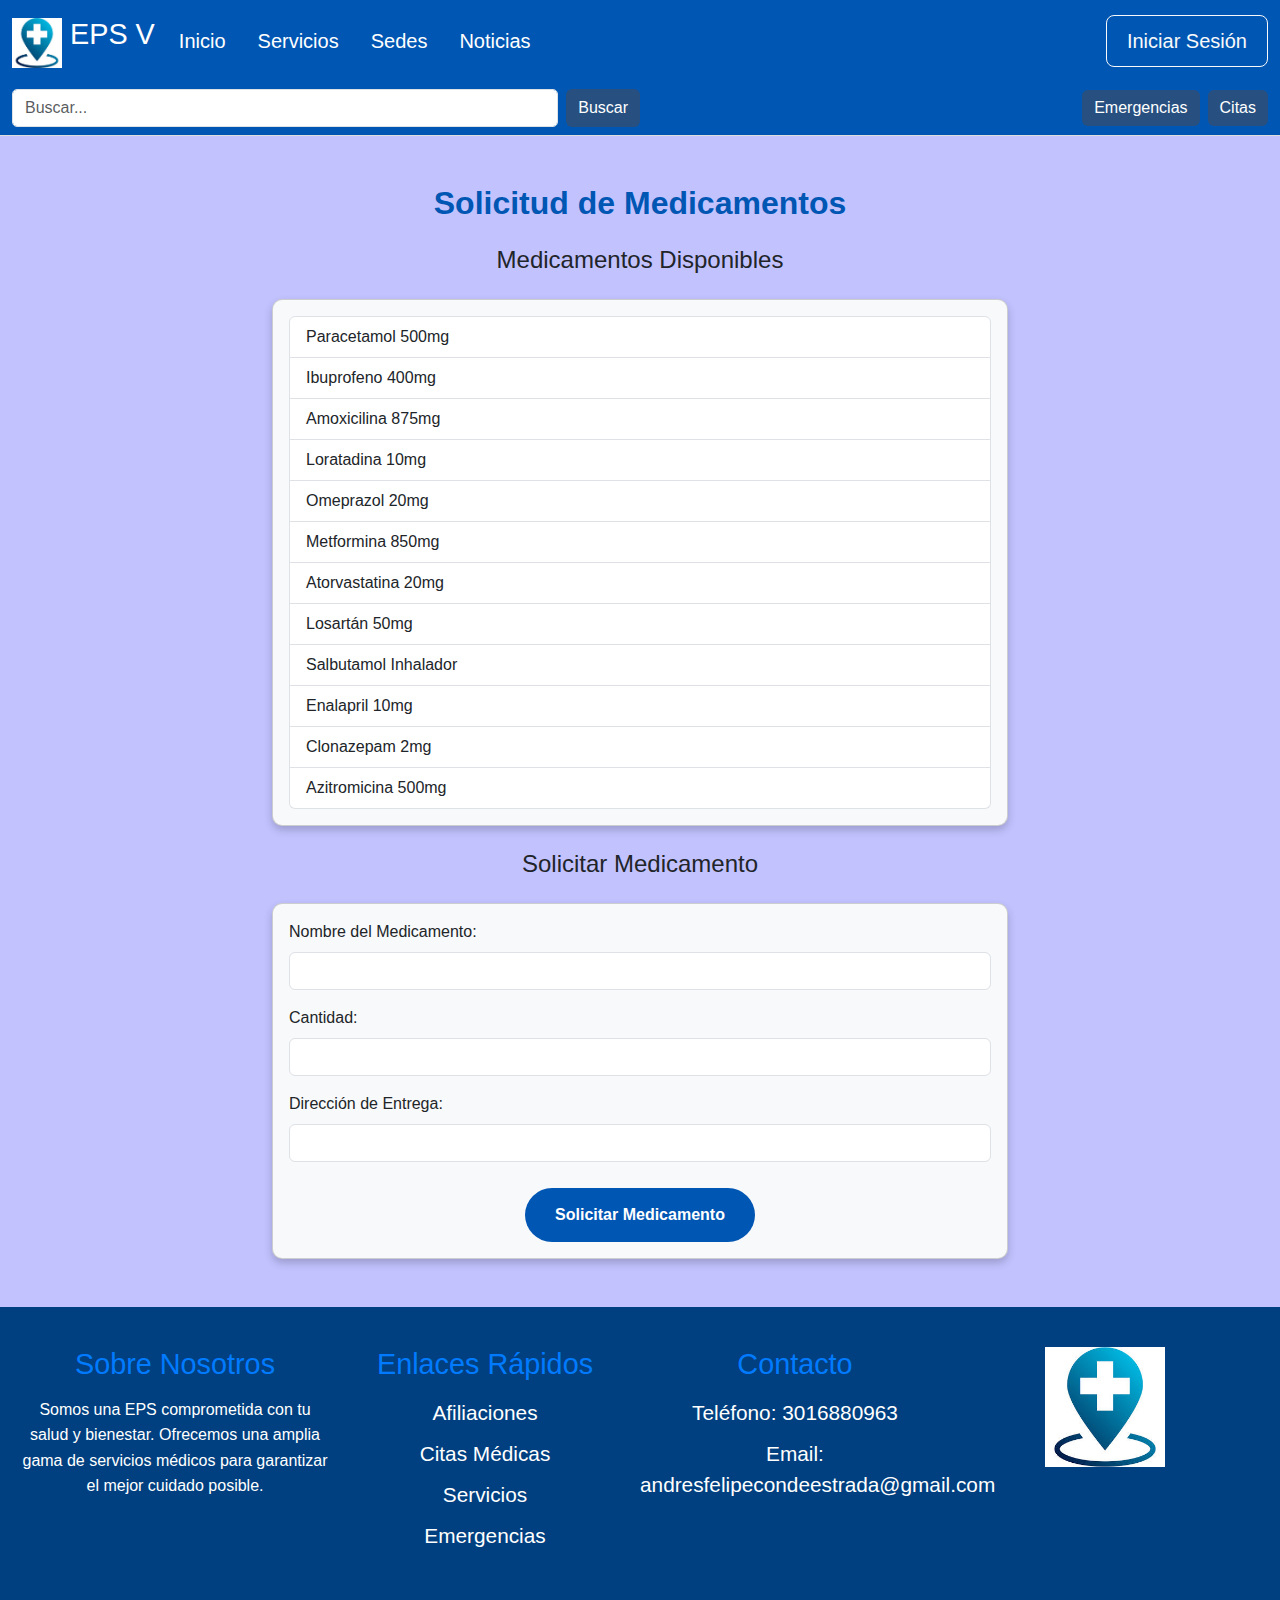
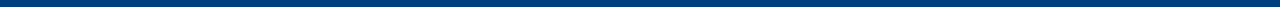
<file: medicamentos.html>
<!DOCTYPE html>
<html lang="es">
<head>
<meta charset="UTF-8">
<meta name="viewport" content="width=device-width, initial-scale=1.0">
<title>Página con Carrusel y Footer</title>
<!-- Incluir Bootstrap desde CDN -->
<link href="https://cdn.jsdelivr.net/npm/bootstrap@5.3.0/dist/css/bootstrap.min.css" rel="stylesheet">
<!-- Incluir el archivo CSS externo -->
<link rel="stylesheet" href="./estilos.css">
<link rel="stylesheet" href="https://pro.fontawesome.com/releases/v5.10.0/css/all.css"
    integrity="sha384-AYmEC3Yw5cVb3ZcuHtOA93w35dYTsvhLPVnYs9eStHfGJvOvKxVfELGroGkvsg+p" crossorigin="anonymous" />
</head>
<body>

<!-- Primer Navbar con Logo -->
<!-- Primer Navbar más grande -->
<nav class="navbar navbar-expand-lg navbar-dark navbar-custom">
    <div class="container-fluid">
    <a class="navbar-brand" href="#">
        <img src="./img/logo.jfif" alt="Logo" width="50" height="50" class="d-inline-block align-text-top">
        EPS V
    </a>
    <button class="navbar-toggler" type="button" data-bs-toggle="collapse" data-bs-target="#navbarNav" aria-controls="navbarNav" aria-expanded="false" aria-label="Toggle navigation">
        <span class="navbar-toggler-icon"></span>
    </button>
    <div class="collapse navbar-collapse" id="navbarNav">
        <ul class="navbar-nav me-auto">
        <li class="nav-item">
            <a class="nav-link active fs-5" href="./index.html">Inicio</a>
        </li>
        <li class="nav-item">
            <a class="nav-link fs-5" href="./servicios.html">Servicios</a>
        </li>
        <li class="nav-item">
            <a class="nav-link fs-5" href="./sedes.html">Sedes</a>
        </li>
        <li class="nav-item">
            <a class="nav-link fs-5" href="./noticias.html">Noticias</a>
        </li>
        </ul>
        <a href="./login.html"><button class="btn btn-outline-light btn-lg">Iniciar Sesión</button></a>
    </div>
    </div>
</nav>

<!-- Segundo Navbar con mejor distribución -->
<nav class="navbar navbar-light navbar-custom">
    <div class="container-fluid">
    <form class="d-flex w-50">
        <input class="form-control me-2" type="search" placeholder="Buscar..." aria-label="Buscar">
        <button class="btn btn-custom" type="submit">Buscar</button>
    </form>
    <div class="d-flex ms-auto">
        <a href="./emergencias.html"><button class="btn btn-custom me-2">Emergencias</button></a>
        <a href="./citas.html"><button class="btn btn-custom">Citas</button></a>
    </div>
    </div>
</nav>
    <div class="container mt-5">
        <div class="row justify-content-center">
            <div class="col-md-8">
                <!-- Título de la sección -->
                <h2 class="text-center mb-4">Solicitud de Medicamentos</h2>
    
                <h4 class="text-center mb-4">Medicamentos Disponibles</h4>
                <!-- Lista de medicamentos disponibles -->
                <div class="card mb-4">
                    <div class="card-body">
                        <ul class="list-group">
                            <li class="list-group-item">Paracetamol 500mg</li>
                            <li class="list-group-item">Ibuprofeno 400mg</li>
                            <li class="list-group-item">Amoxicilina 875mg</li>
                            <li class="list-group-item">Loratadina 10mg</li>
                            <li class="list-group-item">Omeprazol 20mg</li>
                            <li class="list-group-item">Metformina 850mg</li>
                            <li class="list-group-item">Atorvastatina 20mg</li>
                            <li class="list-group-item">Losartán 50mg</li>
                            <li class="list-group-item">Salbutamol Inhalador</li>
                            <li class="list-group-item">Enalapril 10mg</li>
                            <li class="list-group-item">Clonazepam 2mg</li>
                            <li class="list-group-item">Azitromicina 500mg</li>
                        </ul>                        
                    </div>
                </div>
                

                <h4 class="text-center mb-4">Solicitar Medicamento</h4>
                <!-- Formulario para solicitar un medicamento -->
                <div class="card">
                    <div class="card-body">
                        <form action="#" method="POST">
                            <div class="mb-3">
                                <label for="nombreMedicamento" class="form-label">Nombre del Medicamento:</label>
                                <input type="text" class="form-control" id="nombreMedicamento" name="nombreMedicamento" required>
                            </div>
                            <div class="mb-3">
                                <label for="cantidad" class="form-label">Cantidad:</label>
                                <input type="number" class="form-control" id="cantidad" name="cantidad" min="1" required>
                            </div>
                            <div class="mb-3">
                                <label for="direccion" class="form-label">Dirección de Entrega:</label>
                                <input type="text" class="form-control" id="direccion" name="direccion" required>
                            </div>
                            <div class="d-flex justify-content-center">
                                <button type="submit" class="btn btn-primary btn-block">Solicitar Medicamento</button>
                            </div>
                            
                        </form>
                    </div>
                </div>
            </div>
        </div>
    </div><br><br>
    
    <!-- Footer -->
    <footer class="footer">
        <div class="footer-section">
        <h5>Sobre Nosotros</h5>
        <p>Somos una EPS comprometida con tu salud y bienestar. Ofrecemos una amplia gama de servicios médicos para garantizar el mejor cuidado posible.</p>
        </div>
        <div class="footer-section">
        <h5>Enlaces Rápidos</h5>
        <ul>
            <li><a href="./afiliaciones.html">Afiliaciones</a></li>
            <li><a href="./citas.html">Citas Médicas</a></li>
            <li><a href="./servicios.html">Servicios</a></li>
            <li><a href="./emergencias.html">Emergencias</a></li>
        </ul>
        </div>
        <div class="footer-section">
        <h5>Contacto</h5>
        <ul>
            <li><a href="https://web.whatsapp.com/">Teléfono: 3016880963</a></li>
            <li><a href="https://mail.google.com/mail/u/0/#inbox">Email: andresfelipecondeestrada@gmail.com </a></li>
        </ul>
        <div class="social-icons">
            <a href="https://www.facebook.com/epssura/?locale=es_LA"><i class="fab fa-facebook"></i></a>
            <a href="https://x.com/epssura?lang=es"><i class="fab fa-twitter"></i></a>
            <a href="https://www.instagram.com/segurossura/?hl=es"><i class="fab fa-instagram"></i></a>
        </div>
        </div>
        <div class="footer-section logo">
        <a href="./index.html"><img src="./img/logo.jfif" alt="Logo de la EPS"></a>
        </div>
    </footer>



</body>
</html>
</file>
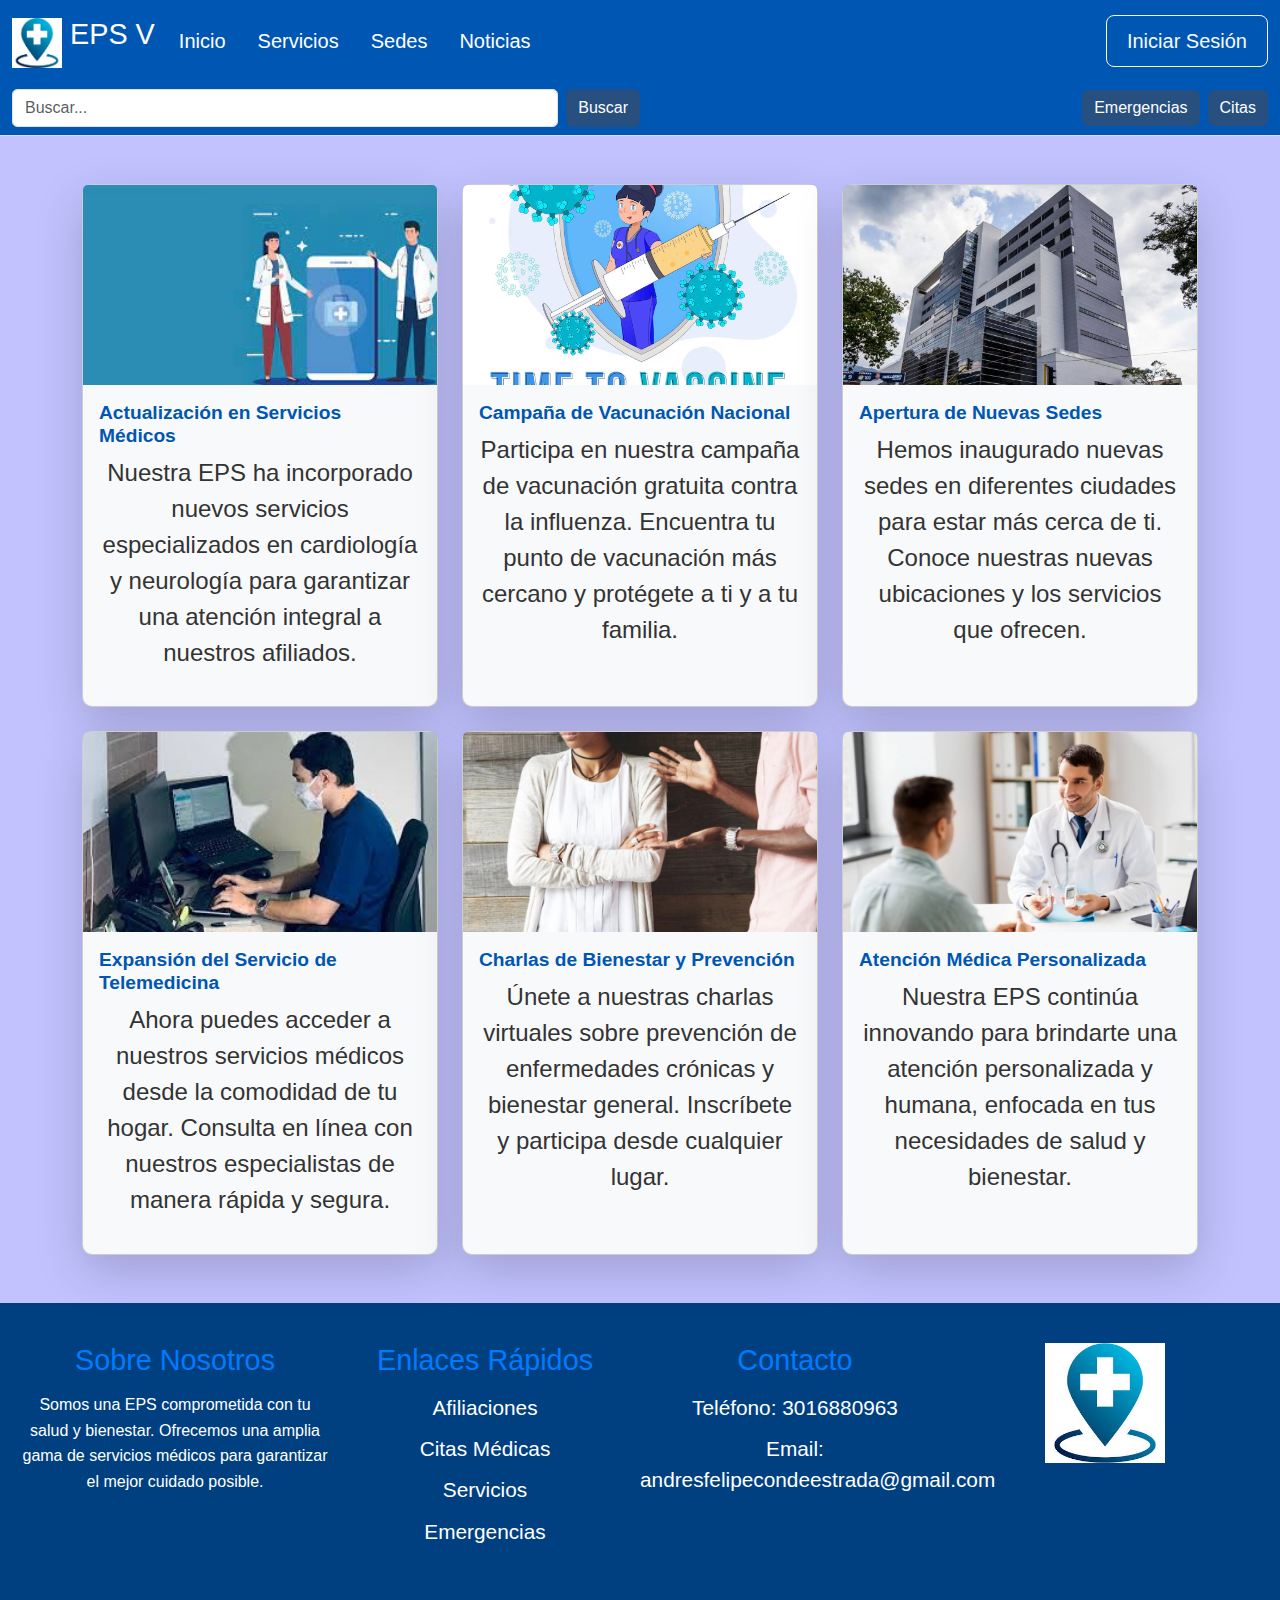
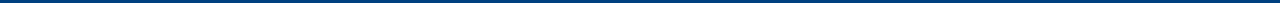
<file: noticias.html>
<!DOCTYPE html>
<html lang="es">
<head>
<meta charset="UTF-8">
<meta name="viewport" content="width=device-width, initial-scale=1.0">
<title>Página con Carrusel y Footer</title>
<!-- Incluir Bootstrap desde CDN -->
<link href="https://cdn.jsdelivr.net/npm/bootstrap@5.3.0/dist/css/bootstrap.min.css" rel="stylesheet">
<!-- Incluir el archivo CSS externo -->
<link rel="stylesheet" href="./estilos.css">
<link rel="stylesheet" href="https://pro.fontawesome.com/releases/v5.10.0/css/all.css"
    integrity="sha384-AYmEC3Yw5cVb3ZcuHtOA93w35dYTsvhLPVnYs9eStHfGJvOvKxVfELGroGkvsg+p" crossorigin="anonymous" />
</head>
<body>

<!-- Primer Navbar con Logo -->
<!-- Primer Navbar más grande -->
<nav class="navbar navbar-expand-lg navbar-dark navbar-custom">
    <div class="container-fluid">
    <a class="navbar-brand" href="#">
        <img src="./img/logo.jfif" alt="Logo" width="50" height="50" class="d-inline-block align-text-top">
        EPS V
    </a>
    <button class="navbar-toggler" type="button" data-bs-toggle="collapse" data-bs-target="#navbarNav" aria-controls="navbarNav" aria-expanded="false" aria-label="Toggle navigation">
        <span class="navbar-toggler-icon"></span>
    </button>
    <div class="collapse navbar-collapse" id="navbarNav">
        <ul class="navbar-nav me-auto">
        <li class="nav-item">
            <a class="nav-link active fs-5" href="./index.html">Inicio</a>
        </li>
        <li class="nav-item">
            <a class="nav-link fs-5" href="./servicios.html">Servicios</a>
        </li>
        <li class="nav-item">
            <a class="nav-link fs-5" href="./sedes.html">Sedes</a>
        </li>
        <li class="nav-item">
            <a class="nav-link fs-5" href="./noticias.html">Noticias</a>
        </li>
        </ul>
        <a href="./login.html"><button class="btn btn-outline-light btn-lg">Iniciar Sesión</button></a>
    </div>
    </div>
</nav>

<!-- Segundo Navbar con mejor distribución -->
<nav class="navbar navbar-light navbar-custom">
    <div class="container-fluid">
    <form class="d-flex w-50">
        <input class="form-control me-2" type="search" placeholder="Buscar..." aria-label="Buscar">
        <button class="btn btn-custom" type="submit">Buscar</button>
    </form>
    <div class="d-flex ms-auto">
        <a href="./emergencias.html"><button class="btn btn-custom me-2">Emergencias</button></a>
        <a href="./citas.html"><button class="btn btn-custom">Citas</button></a>
    </div>
    </div>
</nav>

<!-- Cards -->
<section class="container my-5">
    <div class="row row-cols-1 row-cols-md-2 row-cols-lg-3 g-4">
        <div class="col">
            <div class="card h-100 shadow-lg">
                <img src="./img/noticias1.jfif" class="card-img-top" alt="Actualización en servicios médicos">
                <div class="card-body">
                    <h5 class="card-title">Actualización en Servicios Médicos</h5>
                    <p class="card-text">Nuestra EPS ha incorporado nuevos servicios especializados en cardiología y neurología para garantizar una atención integral a nuestros afiliados.</p>
                    <div class="text-center">
                    </div>
                </div>
            </div>
        </div>
        <div class="col">
            <div class="card h-100 shadow-lg">
                <img src="./img/noticias2.avif" class="card-img-top" alt="Campaña de vacunación">
                <div class="card-body">
                    <h5 class="card-title">Campaña de Vacunación Nacional</h5>
                    <p class="card-text">Participa en nuestra campaña de vacunación gratuita contra la influenza. Encuentra tu punto de vacunación más cercano y protégete a ti y a tu familia.</p>
                    <div class="text-center">
                    </div>
                </div>
            </div>
        </div>
        <div class="col">
            <div class="card h-100 shadow-lg">
                <img src="./img/noticias3.jpg" class="card-img-top" alt="Nuevas sedes EPS">
                <div class="card-body">
                    <h5 class="card-title">Apertura de Nuevas Sedes</h5>
                    <p class="card-text">Hemos inaugurado nuevas sedes en diferentes ciudades para estar más cerca de ti. Conoce nuestras nuevas ubicaciones y los servicios que ofrecen.</p>
                    <div class="text-center">
                    </div>
                </div>
            </div>
        </div>
        <div class="col">
            <div class="card h-100 shadow-lg">
                <img src="./img/noticias4.jfif" class="card-img-top" alt="Telemedicina en la EPS">
                <div class="card-body">
                    <h5 class="card-title">Expansión del Servicio de Telemedicina</h5>
                    <p class="card-text">Ahora puedes acceder a nuestros servicios médicos desde la comodidad de tu hogar. Consulta en línea con nuestros especialistas de manera rápida y segura.</p>
                    <div class="text-center">
                    </div>
                </div>
            </div>
        </div>
        <div class="col">
            <div class="card h-100 shadow-lg">
                <img src="./img/noticias5.webp" class="card-img-top" alt="Charlas de bienestar">
                <div class="card-body">
                    <h5 class="card-title">Charlas de Bienestar y Prevención</h5>
                    <p class="card-text">Únete a nuestras charlas virtuales sobre prevención de enfermedades crónicas y bienestar general. Inscríbete y participa desde cualquier lugar.</p>
                    <div class="text-center">
                    </div>
                </div>
            </div>
        </div>
        <div class="col">
            <div class="card h-100 shadow-lg">
                <img src="./img/noticias6.jpeg" class="card-img-top" alt="Atención médica personalizada">
                <div class="card-body">
                    <h5 class="card-title">Atención Médica Personalizada</h5>
                    <p class="card-text">Nuestra EPS continúa innovando para brindarte una atención personalizada y humana, enfocada en tus necesidades de salud y bienestar.</p>
                    <div class="text-center">
                    </div>
                </div>
            </div>
        </div>
    </div>
</section>

    <!-- Footer -->
    <footer class="footer">
        <div class="footer-section">
        <h5>Sobre Nosotros</h5>
        <p>Somos una EPS comprometida con tu salud y bienestar. Ofrecemos una amplia gama de servicios médicos para garantizar el mejor cuidado posible.</p>
        </div>
        <div class="footer-section">
        <h5>Enlaces Rápidos</h5>
        <ul>
            <li><a href="./afiliaciones.html">Afiliaciones</a></li>
            <li><a href="./citas.html">Citas Médicas</a></li>
            <li><a href="./servicios.html">Servicios</a></li>
            <li><a href="./emergencias.html">Emergencias</a></li>
        </ul>
        </div>
        <div class="footer-section">
        <h5>Contacto</h5>
        <ul>
            <li><a href="https://web.whatsapp.com/">Teléfono: 3016880963</a></li>
            <li><a href="https://mail.google.com/mail/u/0/#inbox">Email: andresfelipecondeestrada@gmail.com </a></li>
        </ul>
        <div class="social-icons">
            <a href="https://www.facebook.com/epssura/?locale=es_LA"><i class="fab fa-facebook"></i></a>
            <a href="https://x.com/epssura?lang=es"><i class="fab fa-twitter"></i></a>
            <a href="https://www.instagram.com/segurossura/?hl=es"><i class="fab fa-instagram"></i></a>
        </div>
        </div>
        <div class="footer-section logo">
        <a href="./index.html"><img src="./img/logo.jfif" alt="Logo de la EPS"></a>
        </div>
    </footer>



<!-- Bootstrap JS -->
<script src="https://cdn.jsdelivr.net/npm/bootstrap@5.3.0/dist/js/bootstrap.bundle.min.js"></script>
</body>
</html>
</file>
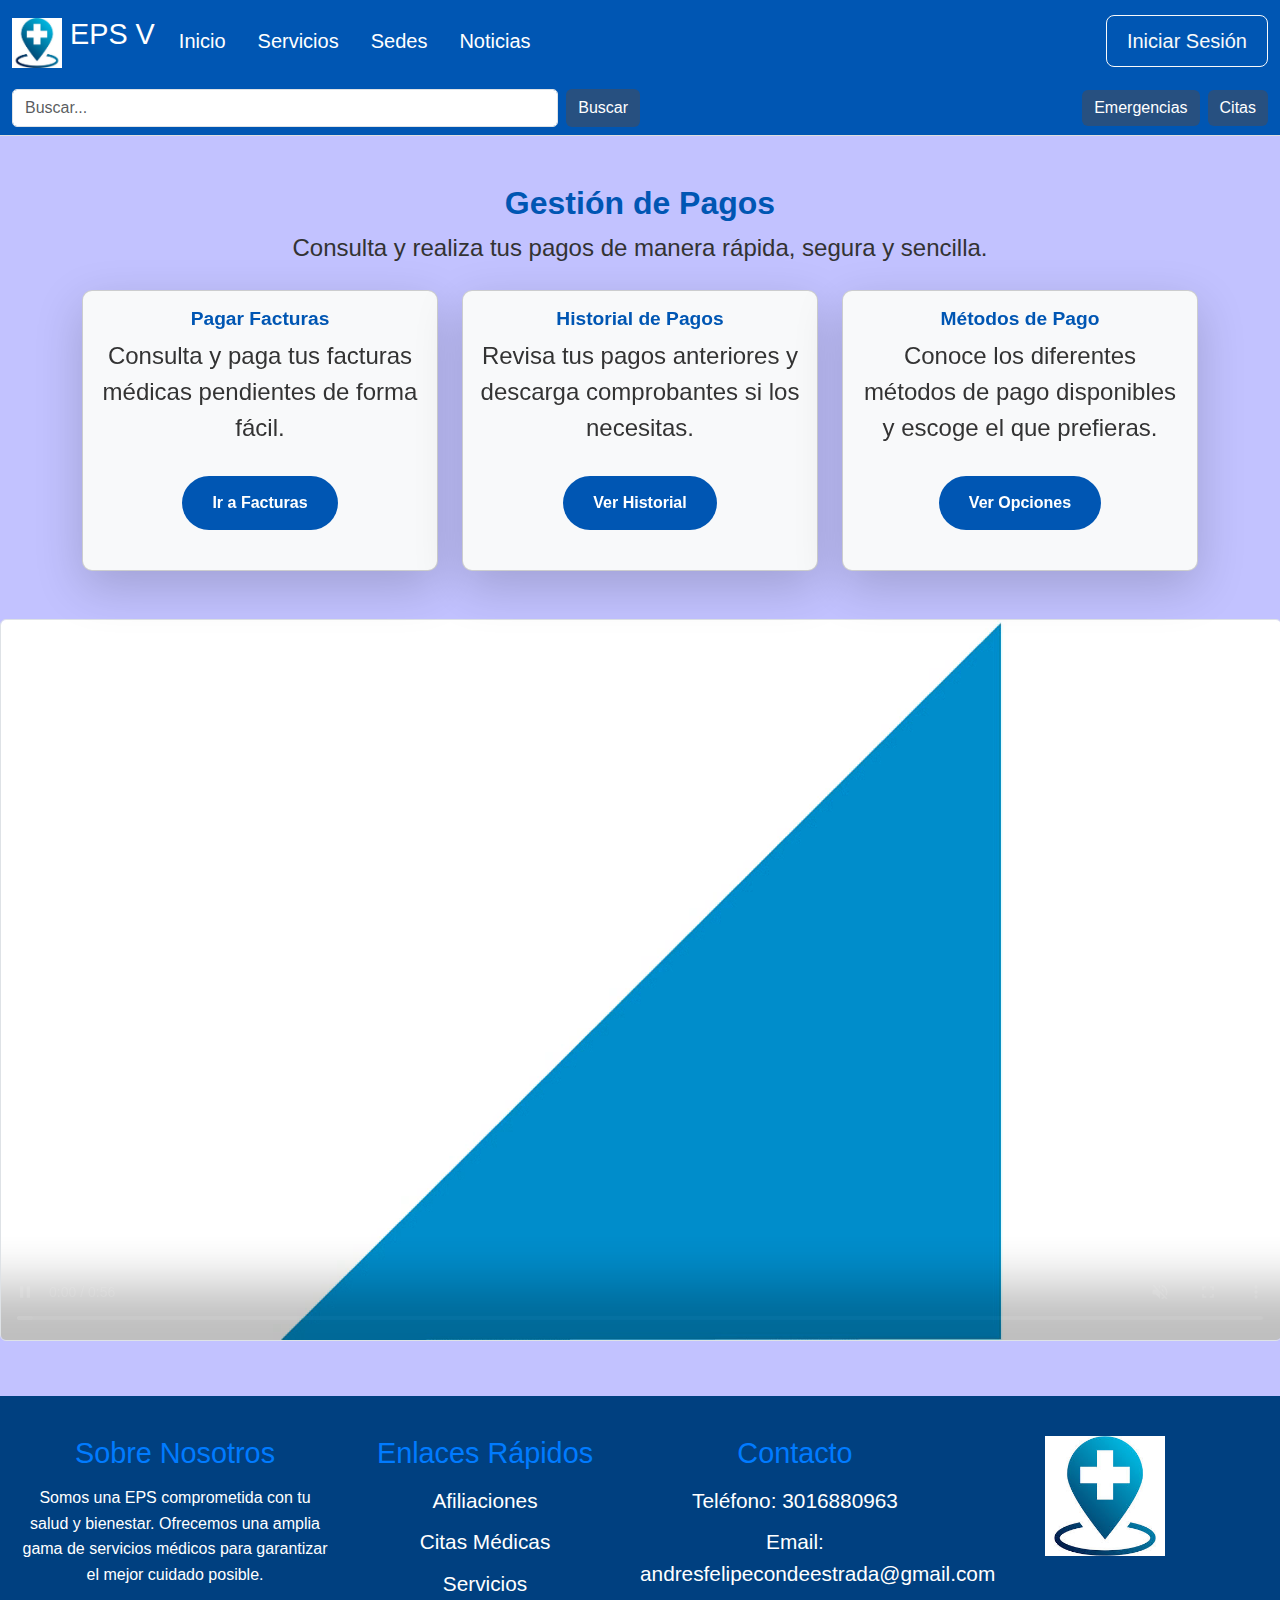
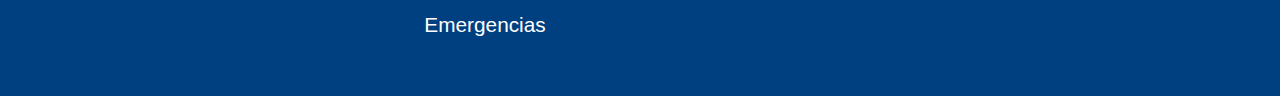
<file: pagos.html>
<!DOCTYPE html>
<html lang="es">
<head>
<meta charset="UTF-8">
<meta name="viewport" content="width=device-width, initial-scale=1.0">
<title>Página con Carrusel y Footer</title>
<!-- Incluir Bootstrap desde CDN -->
<link href="https://cdn.jsdelivr.net/npm/bootstrap@5.3.0/dist/css/bootstrap.min.css" rel="stylesheet">
<!-- Incluir el archivo CSS externo -->
<link rel="stylesheet" href="./estilos.css">
<link rel="stylesheet" href="https://pro.fontawesome.com/releases/v5.10.0/css/all.css"
    integrity="sha384-AYmEC3Yw5cVb3ZcuHtOA93w35dYTsvhLPVnYs9eStHfGJvOvKxVfELGroGkvsg+p" crossorigin="anonymous" />
</head>
<body>

<!-- Primer Navbar con Logo -->
<!-- Primer Navbar más grande -->
<nav class="navbar navbar-expand-lg navbar-dark navbar-custom">
    <div class="container-fluid">
    <a class="navbar-brand" href="#">
        <img src="./img/logo.jfif" alt="Logo" width="50" height="50" class="d-inline-block align-text-top">
        EPS V
    </a>
    <button class="navbar-toggler" type="button" data-bs-toggle="collapse" data-bs-target="#navbarNav" aria-controls="navbarNav" aria-expanded="false" aria-label="Toggle navigation">
        <span class="navbar-toggler-icon"></span>
    </button>
    <div class="collapse navbar-collapse" id="navbarNav">
        <ul class="navbar-nav me-auto">
        <li class="nav-item">
            <a class="nav-link active fs-5" href="./index.html">Inicio</a>
        </li>
        <li class="nav-item">
            <a class="nav-link fs-5" href="./servicios.html">Servicios</a>
        </li>
        <li class="nav-item">
            <a class="nav-link fs-5" href="./sedes.html">Sedes</a>
        </li>
        <li class="nav-item">
            <a class="nav-link fs-5" href="./noticias.html">Noticias</a>
        </li>
        </ul>
        <a href="./login.html"><button class="btn btn-outline-light btn-lg">Iniciar Sesión</button></a>
    </div>
    </div>
</nav>

<!-- Segundo Navbar con mejor distribución -->
<nav class="navbar navbar-light navbar-custom">
    <div class="container-fluid">
    <form class="d-flex w-50">
        <input class="form-control me-2" type="search" placeholder="Buscar..." aria-label="Buscar">
        <button class="btn btn-custom" type="submit">Buscar</button>
    </form>
    <div class="d-flex ms-auto">
        <a href="./emergencias.html"><button class="btn btn-custom me-2">Emergencias</button></a>
        <a href="./citas.html"><button class="btn btn-custom">Citas</button></a>
    </div>
    </div>
</nav>

    <div class="container mt-5">
        <h2 class="text-center">Gestión de Pagos</h2>
        <p class="lead text-center">Consulta y realiza tus pagos de manera rápida, segura y sencilla.</p>
    </div>
    
    <div class="container mt-4">
        <div class="row justify-content-center">
            <div class="col-md-4">
                <div class="card text-center mb-4 h-100 shadow-lg">
                    <div class="card-body">
                        <h5 class="card-title">Pagar Facturas</h5>
                        <p class="card-text">Consulta y paga tus facturas médicas pendientes de forma fácil.</p>
                        <a href="./realizarpago.html" class="btn btn-primary">Ir a Facturas</a>
                    </div>
                </div>
            </div>
            <div class="col-md-4">
                <div class="card text-center mb-4 h-100 shadow-lg">
                    <div class="card-body">
                        <h5 class="card-title">Historial de Pagos</h5>
                        <p class="card-text">Revisa tus pagos anteriores y descarga comprobantes si los necesitas.</p>
                        <a href="./realizarpago.html" class="btn btn-primary">Ver Historial</a>
                    </div>
                </div>
            </div>
            <div class="col-md-4">
                <div class="card text-center mb-4 h-100 shadow-lg">
                    <div class="card-body">
                        <h5 class="card-title">Métodos de Pago</h5>
                        <p class="card-text">Conoce los diferentes métodos de pago disponibles y escoge el que prefieras.</p>
                        <a href="./realizarpago.html" class="btn btn-primary">Ver Opciones</a>
                    </div>
                </div>
            </div>
        </div>
    </div><br><br>

    <div class="text-center">
        <video src="./video/pagos.mp4" class="object-fit-sm-contain border rounded" alt="Video de las sedes" controls muted autoplay loop></video>
    </div>
    <br><br>

    <!-- Footer -->
    <footer class="footer">
        <div class="footer-section">
        <h5>Sobre Nosotros</h5>
        <p>Somos una EPS comprometida con tu salud y bienestar. Ofrecemos una amplia gama de servicios médicos para garantizar el mejor cuidado posible.</p>
        </div>
        <div class="footer-section">
        <h5>Enlaces Rápidos</h5>
        <ul>
            <li><a href="./afiliaciones.html">Afiliaciones</a></li>
            <li><a href="./citas.html">Citas Médicas</a></li>
            <li><a href="./servicios.html">Servicios</a></li>
            <li><a href="./emergencias.html">Emergencias</a></li>
        </ul>
        </div>
        <div class="footer-section">
        <h5>Contacto</h5>
        <ul>
            <li><a href="https://web.whatsapp.com/">Teléfono: 3016880963</a></li>
            <li><a href="https://mail.google.com/mail/u/0/#inbox">Email: andresfelipecondeestrada@gmail.com </a></li>
        </ul>
        <div class="social-icons">
            <a href="https://www.facebook.com/epssura/?locale=es_LA"><i class="fab fa-facebook"></i></a>
            <a href="https://x.com/epssura?lang=es"><i class="fab fa-twitter"></i></a>
            <a href="https://www.instagram.com/segurossura/?hl=es"><i class="fab fa-instagram"></i></a>
        </div>
        </div>
        <div class="footer-section logo">
        <a href="./index.html"><img src="./img/logo.jfif" alt="Logo de la EPS"></a>
        </div>
    </footer>
    
    

</body>
</html>
</file>
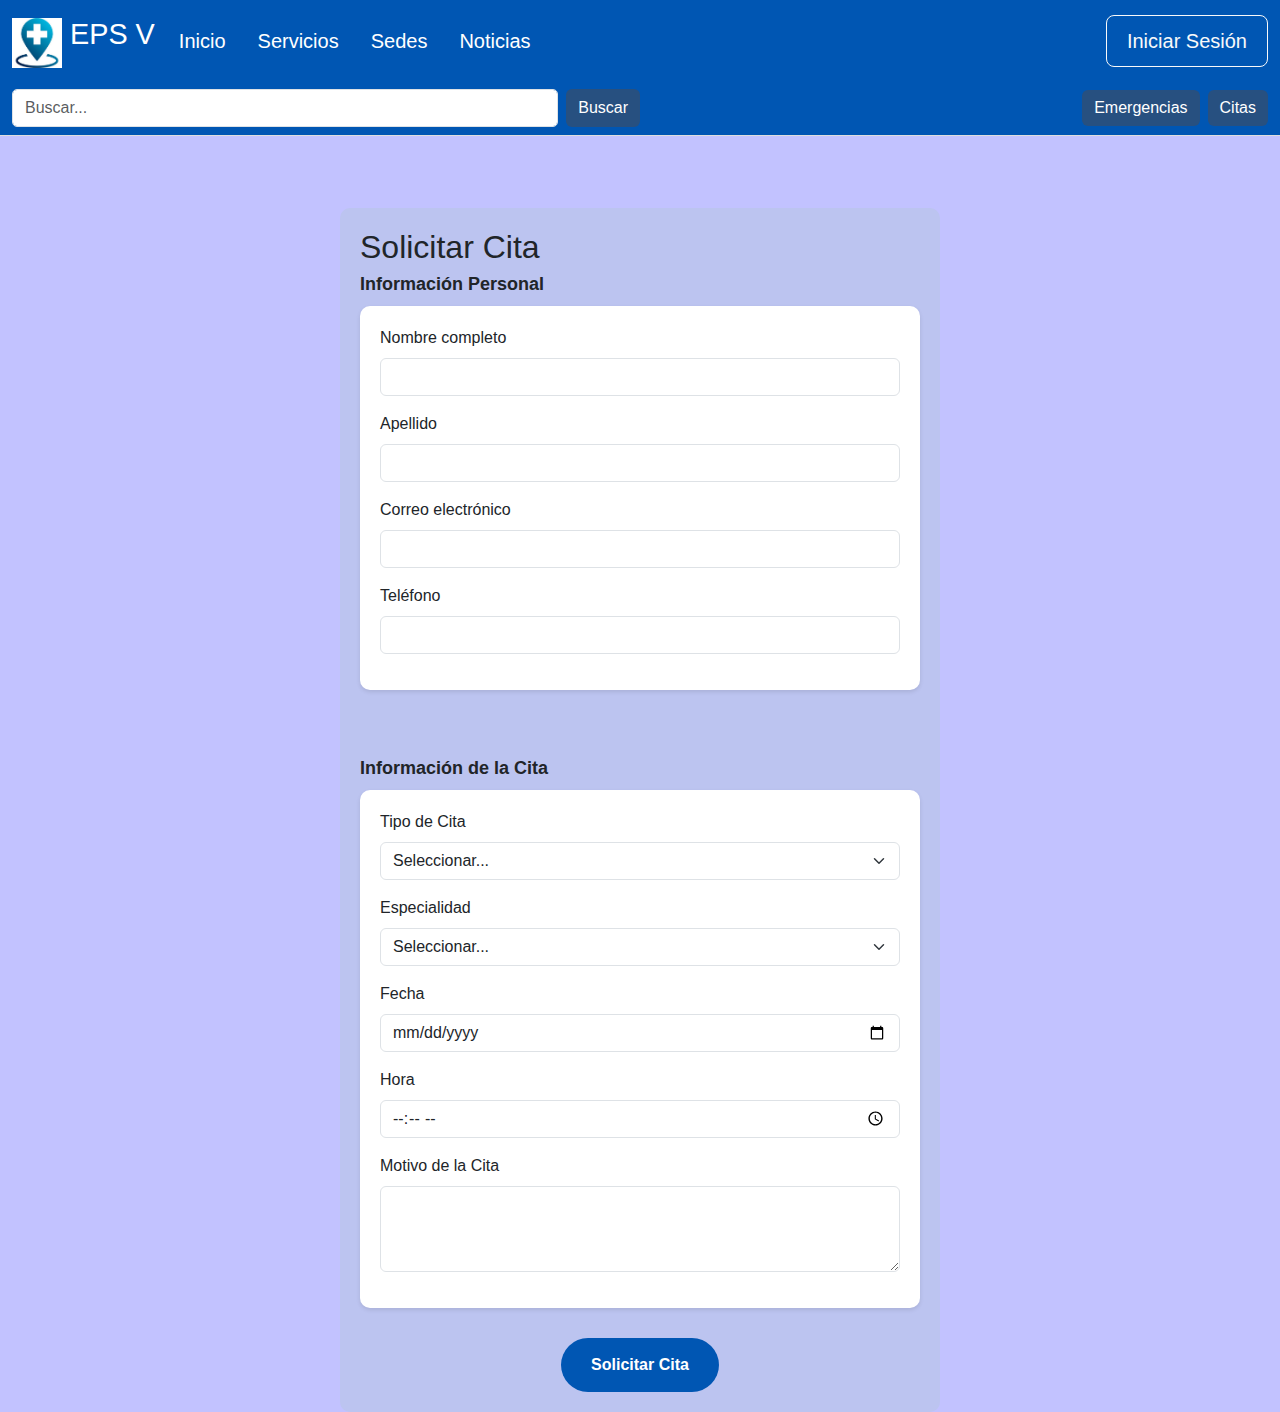
<file: pedircita.html>
<!DOCTYPE html>
<html lang="es">
<head>
<meta charset="UTF-8">
<meta name="viewport" content="width=device-width, initial-scale=1.0">
<title>Página con Carrusel y Footer</title>
<!-- Incluir Bootstrap desde CDN -->
<link href="https://cdn.jsdelivr.net/npm/bootstrap@5.3.0/dist/css/bootstrap.min.css" rel="stylesheet">
<!-- Incluir el archivo CSS externo -->
<link rel="stylesheet" href="./estilos.css">
<link rel="stylesheet" href="https://pro.fontawesome.com/releases/v5.10.0/css/all.css"
    integrity="sha384-AYmEC3Yw5cVb3ZcuHtOA93w35dYTsvhLPVnYs9eStHfGJvOvKxVfELGroGkvsg+p" crossorigin="anonymous" />
</head>
<body>

<!-- Primer Navbar con Logo -->
<!-- Primer Navbar más grande -->
<nav class="navbar navbar-expand-lg navbar-dark navbar-custom">
  <div class="container-fluid">
  <a class="navbar-brand" href="#">
      <img src="./img/logo.jfif" alt="Logo" width="50" height="50" class="d-inline-block align-text-top">
      EPS V
  </a>
  <button class="navbar-toggler" type="button" data-bs-toggle="collapse" data-bs-target="#navbarNav" aria-controls="navbarNav" aria-expanded="false" aria-label="Toggle navigation">
      <span class="navbar-toggler-icon"></span>
  </button>
  <div class="collapse navbar-collapse" id="navbarNav">
      <ul class="navbar-nav me-auto">
      <li class="nav-item">
          <a class="nav-link active fs-5" href="./index.html">Inicio</a>
      </li>
      <li class="nav-item">
          <a class="nav-link fs-5" href="./servicios.html">Servicios</a>
      </li>
      <li class="nav-item">
          <a class="nav-link fs-5" href="./sedes.html">Sedes</a>
      </li>
      <li class="nav-item">
          <a class="nav-link fs-5" href="./noticias.html">Noticias</a>
      </li>
      </ul>
      <a href="./login.html"><button class="btn btn-outline-light btn-lg">Iniciar Sesión</button></a>
  </div>
  </div>
</nav>

<!-- Segundo Navbar con mejor distribución -->
<nav class="navbar navbar-light navbar-custom">
  <div class="container-fluid">
  <form class="d-flex w-50">
      <input class="form-control me-2" type="search" placeholder="Buscar..." aria-label="Buscar">
      <button class="btn btn-custom" type="submit">Buscar</button>
  </form>
  <div class="d-flex ms-auto">
      <a href="./emergencias.html"><button class="btn btn-custom me-2">Emergencias</button></a>
      <a href="./citas.html"><button class="btn btn-custom">Citas</button></a>
  </div>
  </div>
</nav>
    <br><br><br>

    <form class="formulario-cita" id="formulario-cita">
        <h2>Solicitar Cita</h2>
        <div class="formulario-seccion">
          <h3>Información Personal</h3>
          <div class="formulario-tarjeta">
            <div class="mb-3">
              <label for="nombre" class="form-label">Nombre completo</label>
              <input type="text" class="form-control" id="nombre" required>
            </div>
            <div class="mb-3">
              <label for="apellido" class="form-label">Apellido</label>
              <input type="text" class="form-control" id="apellido" required>
            </div>
            <div class="mb-3">
              <label for="email" class="form-label">Correo electrónico</label>
              <input type="email" class="form-control" id="email" required>
            </div>
            <div class="mb-3">
              <label for="telefono" class="form-label">Teléfono</label>
              <input type="tel" class="form-control" id="telefono" required>
            </div>
          </div>
        </div>
        <br><br>
      
        <div class="formulario-seccion">
          <h3>Información de la Cita</h3>
          <div class="formulario-tarjeta">
            <div class="mb-3">
              <label for="citaTipo" class="form-label">Tipo de Cita</label>
              <select class="form-select" id="citaTipo" required>
                <option value="">Seleccionar...</option>
                <option value="presencial">Presencial</option>
                <option value="virtual">Virtual</option>
              </select>
            </div>
            <div class="mb-3">
              <label for="citaEspecialidad" class="form-label">Especialidad</label>
              <select class="form-select" id="citaEspecialidad" required>
                <option value="">Seleccionar...</option>
                <option value="medicinaGeneral">Medicina General</option>
                <option value="dermatologia">Fisioterapia</option>
                </select>
            </div>
            <div class="mb-3">
              <label for="citaFecha" class="form-label">Fecha</label>
              <input type="date" class="form-control" id="citaFecha" required>
            </div>
            <div class="mb-3">
              <label for="citaHora" class="form-label">Hora</label>
              <input type="time" class="form-control" id="citaHora" required>
            </div>
            <div class="mb-3">
              <label for="citaMotivo" class="form-label">Motivo de la Cita</label>
              <textarea class="form-control" id="citaMotivo" rows="3"></textarea>
            </div>
          </div>
        </div>
      
        <div class="d-flex justify-content-center">
            <button type="submit" class="btn btn-primary">Solicitar Cita</button>
          </div>
      </form>
</body>
</html>
</file>
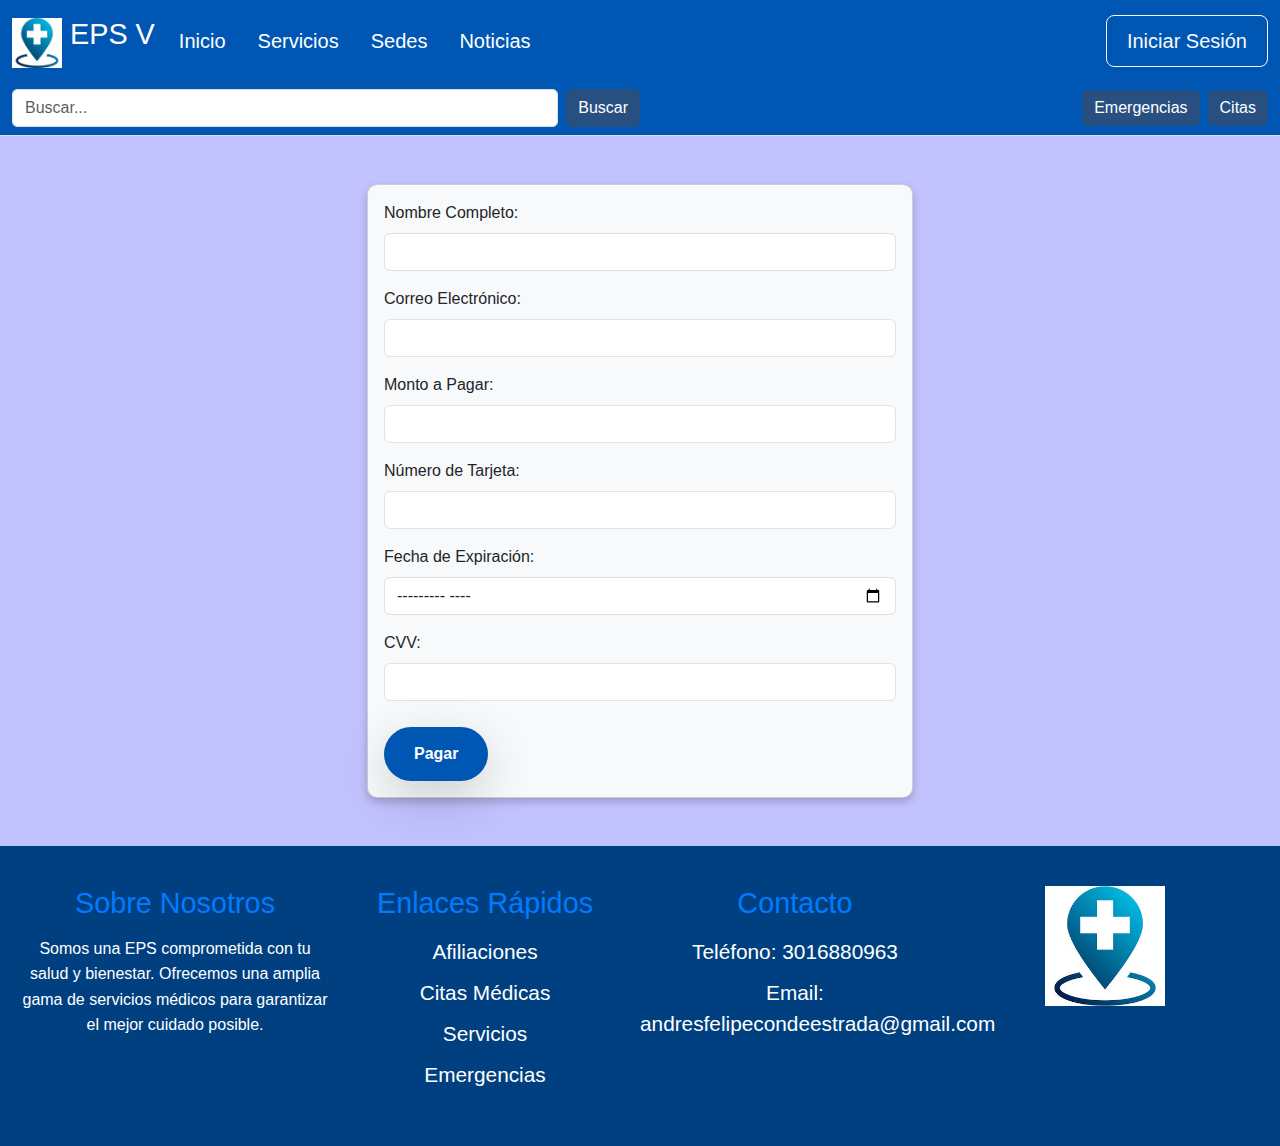
<file: realizarpago.html>
<!DOCTYPE html>
<html lang="es">
<head>
<meta charset="UTF-8">
<meta name="viewport" content="width=device-width, initial-scale=1.0">
<title>Página con Carrusel y Footer</title>
<!-- Incluir Bootstrap desde CDN -->
<link href="https://cdn.jsdelivr.net/npm/bootstrap@5.3.0/dist/css/bootstrap.min.css" rel="stylesheet">
<!-- Incluir el archivo CSS externo -->
<link rel="stylesheet" href="./estilos.css">
<link rel="stylesheet" href="https://pro.fontawesome.com/releases/v5.10.0/css/all.css"
    integrity="sha384-AYmEC3Yw5cVb3ZcuHtOA93w35dYTsvhLPVnYs9eStHfGJvOvKxVfELGroGkvsg+p" crossorigin="anonymous" />

</head>
<body>

<!-- Primer Navbar con Logo -->
<!-- Primer Navbar más grande -->
<nav class="navbar navbar-expand-lg navbar-dark navbar-custom">
<div class="container-fluid">
<a class="navbar-brand" href="#">
    <img src="./img/logo.jfif" alt="Logo" width="50" height="50" class="d-inline-block align-text-top">
    EPS V
</a>
<button class="navbar-toggler" type="button" data-bs-toggle="collapse" data-bs-target="#navbarNav" aria-controls="navbarNav" aria-expanded="false" aria-label="Toggle navigation">
    <span class="navbar-toggler-icon"></span>
</button>
<div class="collapse navbar-collapse" id="navbarNav">
    <ul class="navbar-nav me-auto">
    <li class="nav-item">
        <a class="nav-link active fs-5" href="./index.html">Inicio</a>
    </li>
    <li class="nav-item">
        <a class="nav-link fs-5" href="./servicios.html">Servicios</a>
    </li>
    <li class="nav-item">
        <a class="nav-link fs-5" href="./sedes.html">Sedes</a>
    </li>
    <li class="nav-item">
        <a class="nav-link fs-5" href="./noticias.html">Noticias</a>
    </li>
    </ul>
    <a href="./login.html"><button class="btn btn-outline-light btn-lg">Iniciar Sesión</button></a>
</div>
</div>
</nav>


<!-- Segundo Navbar con mejor distribución -->
<nav class="navbar navbar-light navbar-custom">
    <div class="container-fluid">
    <form class="d-flex w-50">
        <input class="form-control me-2" type="search" placeholder="Buscar..." aria-label="Buscar">
        <button class="btn btn-custom" type="submit">Buscar</button>
    </form>
    <div class="d-flex ms-auto">
        <a href="./emergencias.html"><button class="btn btn-custom me-2">Emergencias</button></a>
        <a href="./citas.html"><button class="btn btn-custom">Citas</button></a>
    </div>
    </div>
</nav>



    <div class="container mt-5">
        <div class="row justify-content-center">
            <div class="col-md-6">
                <div class="card">
                    <div class="card-body">
                        <form action="#" method="POST">
                            <div class="mb-3">
                                <label for="nombre" class="form-label">Nombre Completo:</label>
                                <input type="text" class="form-control" id="nombre" name="nombre" required>
                            </div>
                            <div class="mb-3">
                                <label for="correo" class="form-label">Correo Electrónico:</label>
                                <input type="email" class="form-control" id="correo" name="correo" required>
                            </div>
                            <div class="mb-3">
                                <label for="monto" class="form-label">Monto a Pagar:</label>
                                <input type="number" class="form-control" id="monto" name="monto" min="0" required>
                            </div>
                            <div class="mb-3">
                                <label for="tarjeta" class="form-label">Número de Tarjeta:</label>
                                <input type="text" class="form-control" id="tarjeta" name="tarjeta" maxlength="16" required>
                            </div>
                            <div class="mb-3">
                                <label for="expiracion" class="form-label">Fecha de Expiración:</label>
                                <input type="month" class="form-control" id="expiracion" name="expiracion" required>
                            </div>
                            <div class="mb-3">
                                <label for="cvv" class="form-label">CVV:</label>
                                <input type="text" class="form-control" id="cvv" name="cvv" maxlength="3" required>
                            </div>
                            <button type="submit" class="btn btn-primary shadow-lg j">Pagar</button>
                        </form>
                    </div>
                </div>
            </div>
        </div>
    </div>
    <br><br>

    <!-- Footer -->
    <footer class="footer">
        <div class="footer-section">
        <h5>Sobre Nosotros</h5>
        <p>Somos una EPS comprometida con tu salud y bienestar. Ofrecemos una amplia gama de servicios médicos para garantizar el mejor cuidado posible.</p>
        </div>
        <div class="footer-section">
        <h5>Enlaces Rápidos</h5>
        <ul>
            <li><a href="./afiliaciones.html">Afiliaciones</a></li>
            <li><a href="./citas.html">Citas Médicas</a></li>
            <li><a href="./servicios.html">Servicios</a></li>
            <li><a href="./emergencias.html">Emergencias</a></li>
        </ul>
        </div>
        <div class="footer-section">
        <h5>Contacto</h5>
        <ul>
            <li><a href="https://web.whatsapp.com/">Teléfono: 3016880963</a></li>
            <li><a href="https://mail.google.com/mail/u/0/#inbox">Email: andresfelipecondeestrada@gmail.com </a></li>
        </ul>
        <div class="social-icons">
            <a href="https://www.facebook.com/epssura/?locale=es_LA"><i class="fab fa-facebook"></i></a>
            <a href="https://x.com/epssura?lang=es"><i class="fab fa-twitter"></i></a>
            <a href="https://www.instagram.com/segurossura/?hl=es"><i class="fab fa-instagram"></i></a>
        </div>
        </div>
        <div class="footer-section logo">
        <a href="./index.html"><img src="./img/logo.jfif" alt="Logo de la EPS"></a>
        </div>
    </footer>

    <script src="https://code.jquery.com/jquery-3.5.1.slim.min.js"></script>
    <script src="https://cdn.jsdelivr.net/npm/@popperjs/core@2.5.2/dist/umd/popper.min.js"></script>
    <script src="https://stackpath.bootstrapcdn.com/bootstrap/4.5.2/js/bootstrap.min.js"></script>
</body>
</html>
</file>
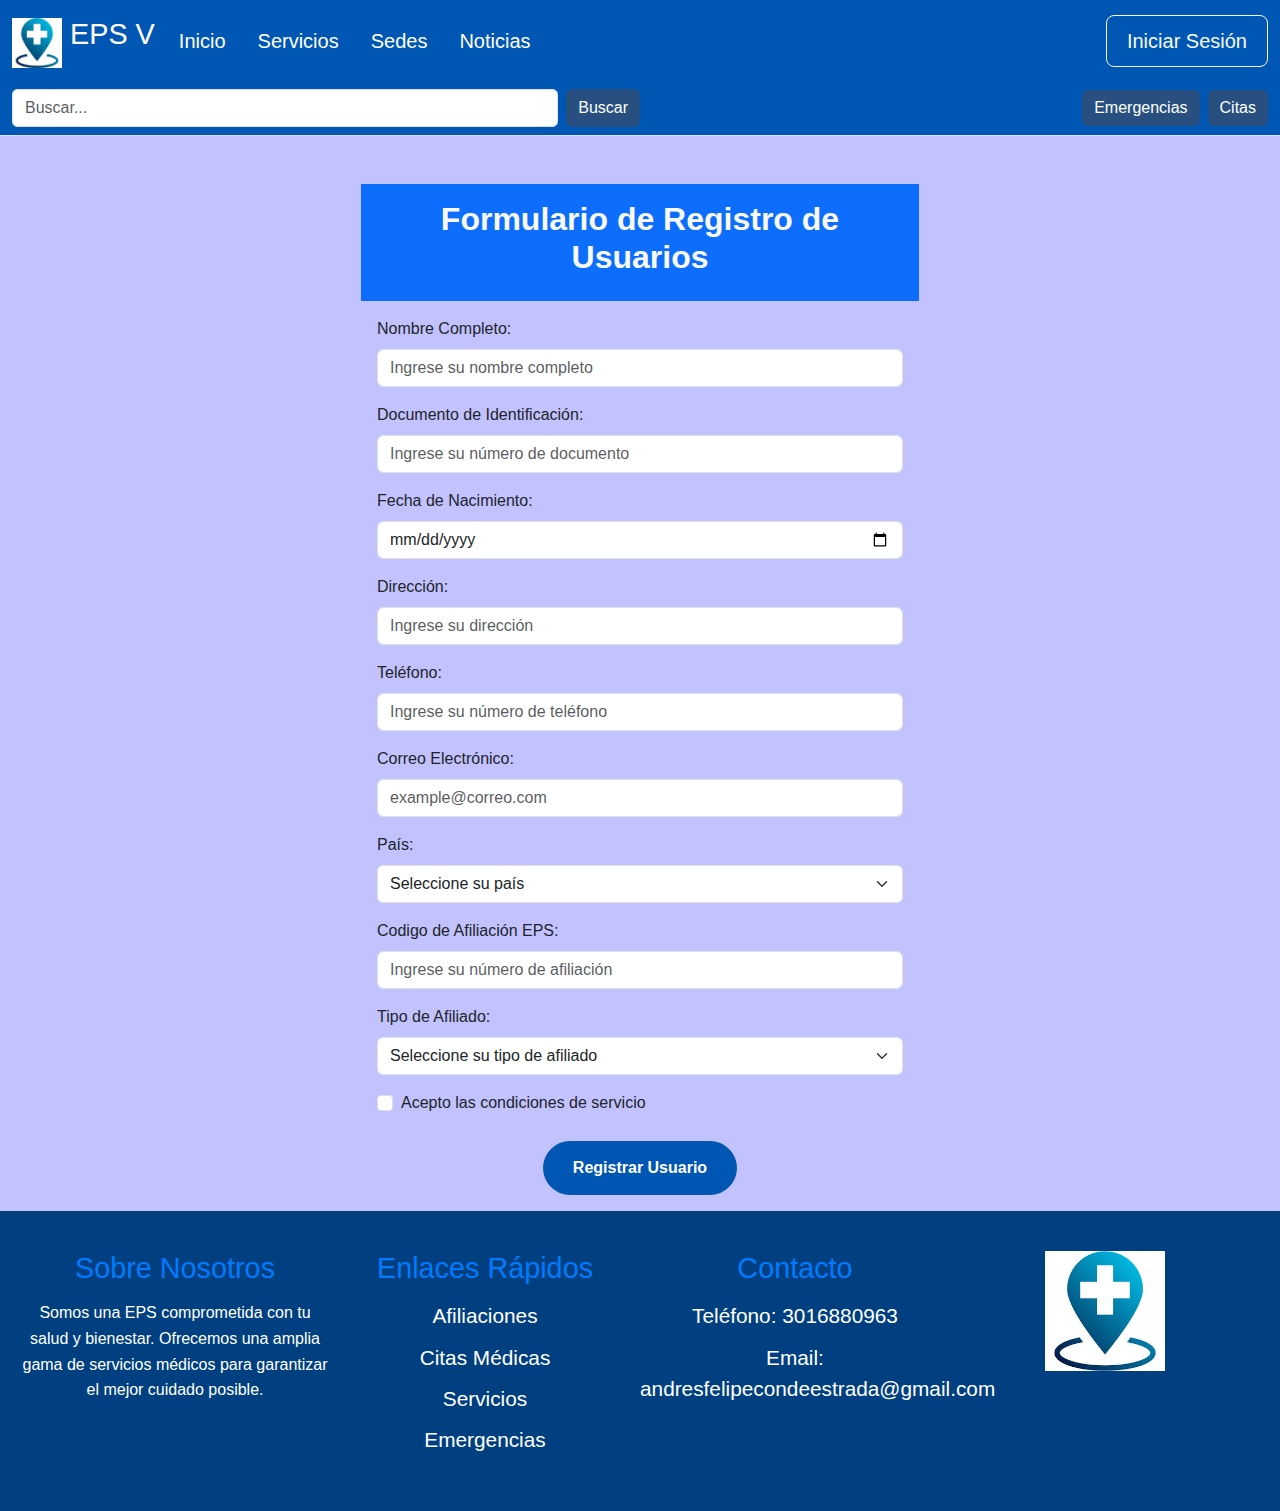
<file: registro.html>
<!DOCTYPE html>
<html lang="es">
<head>
<meta charset="UTF-8">
<meta name="viewport" content="width=device-width, initial-scale=1.0">
<title>Página con Carrusel y Footer</title>
<!-- Incluir Bootstrap desde CDN -->
<link href="https://cdn.jsdelivr.net/npm/bootstrap@5.3.0/dist/css/bootstrap.min.css" rel="stylesheet">
<!-- Incluir el archivo CSS externo -->
<link rel="stylesheet" href="./estilos.css">
<link rel="stylesheet" href="https://pro.fontawesome.com/releases/v5.10.0/css/all.css"
    integrity="sha384-AYmEC3Yw5cVb3ZcuHtOA93w35dYTsvhLPVnYs9eStHfGJvOvKxVfELGroGkvsg+p" crossorigin="anonymous" />
</head>
<body>

<!-- Primer Navbar con Logo -->
<!-- Primer Navbar más grande -->
<nav class="navbar navbar-expand-lg navbar-dark navbar-custom">
<div class="container-fluid">
<a class="navbar-brand" href="#">
    <img src="./img/logo.jfif" alt="Logo" width="50" height="50" class="d-inline-block align-text-top">
    EPS V
</a>
<button class="navbar-toggler" type="button" data-bs-toggle="collapse" data-bs-target="#navbarNav" aria-controls="navbarNav" aria-expanded="false" aria-label="Toggle navigation">
    <span class="navbar-toggler-icon"></span>
</button>
<div class="collapse navbar-collapse" id="navbarNav">
    <ul class="navbar-nav me-auto">
    <li class="nav-item">
        <a class="nav-link active fs-5" href="./index.html">Inicio</a>
    </li>
    <li class="nav-item">
        <a class="nav-link fs-5" href="./servicios.html">Servicios</a>
    </li>
    <li class="nav-item">
        <a class="nav-link fs-5" href="./sedes.html">Sedes</a>
    </li>
    <li class="nav-item">
        <a class="nav-link fs-5" href="./noticias.html">Noticias</a>
    </li>
    </ul>
    <a href="./login.html"><button class="btn btn-outline-light btn-lg">Iniciar Sesión</button></a>
</div>
</div>
</nav>


<!-- Segundo Navbar con mejor distribución -->
<nav class="navbar navbar-light navbar-custom">
    <div class="container-fluid">
    <form class="d-flex w-50">
        <input class="form-control me-2" type="search" placeholder="Buscar..." aria-label="Buscar">
        <button class="btn btn-custom" type="submit">Buscar</button>
    </form>
    <div class="d-flex ms-auto">
        <a href="./emergencias.html"><button class="btn btn-custom me-2">Emergencias</button></a>
        <a href="./citas.html"><button class="btn btn-custom">Citas</button></a>
    </div>
    </div>
</nav>

<!-- Formulario de Registro -->
<div class="container mt-5">
    <div class="container text-center bg-primary text-white p-3 col-md-6 mx-auto">
        <h2 style="color: #f8f9fa;">Formulario de Registro de Usuarios</h2>
    </div>

    <form class="container col-md-6 p-3 mx-auto">
        <!-- Nombre -->
        <div class="mb-3">
            <label for="nombre" class="form-label">Nombre Completo:</label>
            <input type="text" class="form-control" id="nombre" placeholder="Ingrese su nombre completo" required>
        </div>

        <!-- Documento de Identificación -->
        <div class="mb-3">
            <label for="documento" class="form-label">Documento de Identificación:</label>
            <input type="text" class="form-control" id="documento" placeholder="Ingrese su número de documento" required>
        </div>

        <!-- Fecha de Nacimiento -->
        <div class="mb-3">
            <label for="fechaNacimiento" class="form-label">Fecha de Nacimiento:</label>
            <input type="date" class="form-control" id="fechaNacimiento" required>
        </div>

        <!-- Dirección -->
        <div class="mb-3">
            <label for="direccion" class="form-label">Dirección:</label>
            <input type="text" class="form-control" id="direccion" placeholder="Ingrese su dirección" required>
        </div>

        <!-- Teléfono -->
        <div class="mb-3">
            <label for="telefono" class="form-label">Teléfono:</label>
            <input type="tel" class="form-control" id="telefono" placeholder="Ingrese su número de teléfono" required>
        </div>

        <!-- Correo Electrónico -->
        <div class="mb-3">
            <label for="email" class="form-label">Correo Electrónico:</label>
            <input type="email" class="form-control" id="email" placeholder="example@correo.com" required>
        </div>

        <div class="mb-3">
            <label for="pais" class="form-label">País:</label>
            <select id="pais" class="form-select" required>
                <option selected disabled>Seleccione su país</option>
                <option value="colombia">Colombia</option>
                <option value="argentina">Argentina</option>
                <option value="mexico">México</option>
                <option value="chile">Chile</option>
            </select>
        </div>

        <div class="mb-3">
            <label for="afiliacion" class="form-label">Codigo de Afiliación EPS:</label>
            <input type="text" class="form-control" id="afiliacion" placeholder="Ingrese su número de afiliación" required>
        </div>


        <div class="mb-3">
            <label for="tipoAfiliado" class="form-label">Tipo de Afiliado:</label>
            <select id="tipoAfiliado" class="form-select" required>
                <option selected disabled>Seleccione su tipo de afiliado</option>
                <option value="cotizante">Cotizante</option>
                <option value="beneficiario">Beneficiario</option>
            </select>
        </div>

        <div class="form-check mb-3">
            <input class="form-check-input" type="checkbox" id="aceptoCondiciones" required>
            <label class="form-check-label" for="aceptoCondiciones">
                Acepto las condiciones de servicio
            </label>
        </div>

        <!-- Botón Registrar Proveedor -->
        <div class="text-center">
            <button type="submit" class="btn btn-primary">Registrar Usuario</button>
        </div>
    </form>
</div>
    <!-- Footer -->
    <footer class="footer">
        <div class="footer-section">
        <h5>Sobre Nosotros</h5>
        <p>Somos una EPS comprometida con tu salud y bienestar. Ofrecemos una amplia gama de servicios médicos para garantizar el mejor cuidado posible.</p>
        </div>
        <div class="footer-section">
        <h5>Enlaces Rápidos</h5>
        <ul>
            <li><a href="./afiliaciones.html">Afiliaciones</a></li>
            <li><a href="./citas.html">Citas Médicas</a></li>
            <li><a href="./servicios.html">Servicios</a></li>
            <li><a href="./emergencias.html">Emergencias</a></li>
        </ul>
        </div>
        <div class="footer-section">
        <h5>Contacto</h5>
        <ul>
            <li><a href="https://web.whatsapp.com/">Teléfono: 3016880963</a></li>
            <li><a href="https://mail.google.com/mail/u/0/#inbox">Email: andresfelipecondeestrada@gmail.com </a></li>
        </ul>
        <div class="social-icons">
            <a href="https://www.facebook.com/epssura/?locale=es_LA"><i class="fab fa-facebook"></i></a>
            <a href="https://x.com/epssura?lang=es"><i class="fab fa-twitter"></i></a>
            <a href="https://www.instagram.com/segurossura/?hl=es"><i class="fab fa-instagram"></i></a>
        </div>
        </div>
        <div class="footer-section logo">
        <a href="./index.html"><img src="./img/logo.jfif" alt="Logo de la EPS"></a>
        </div>
    </footer>


<!-- Bootstrap JS -->
<script src="https://cdn.jsdelivr.net/npm/bootstrap@5.3.0/dist/js/bootstrap.bundle.min.js"></script>
</body>
</html>
</file>
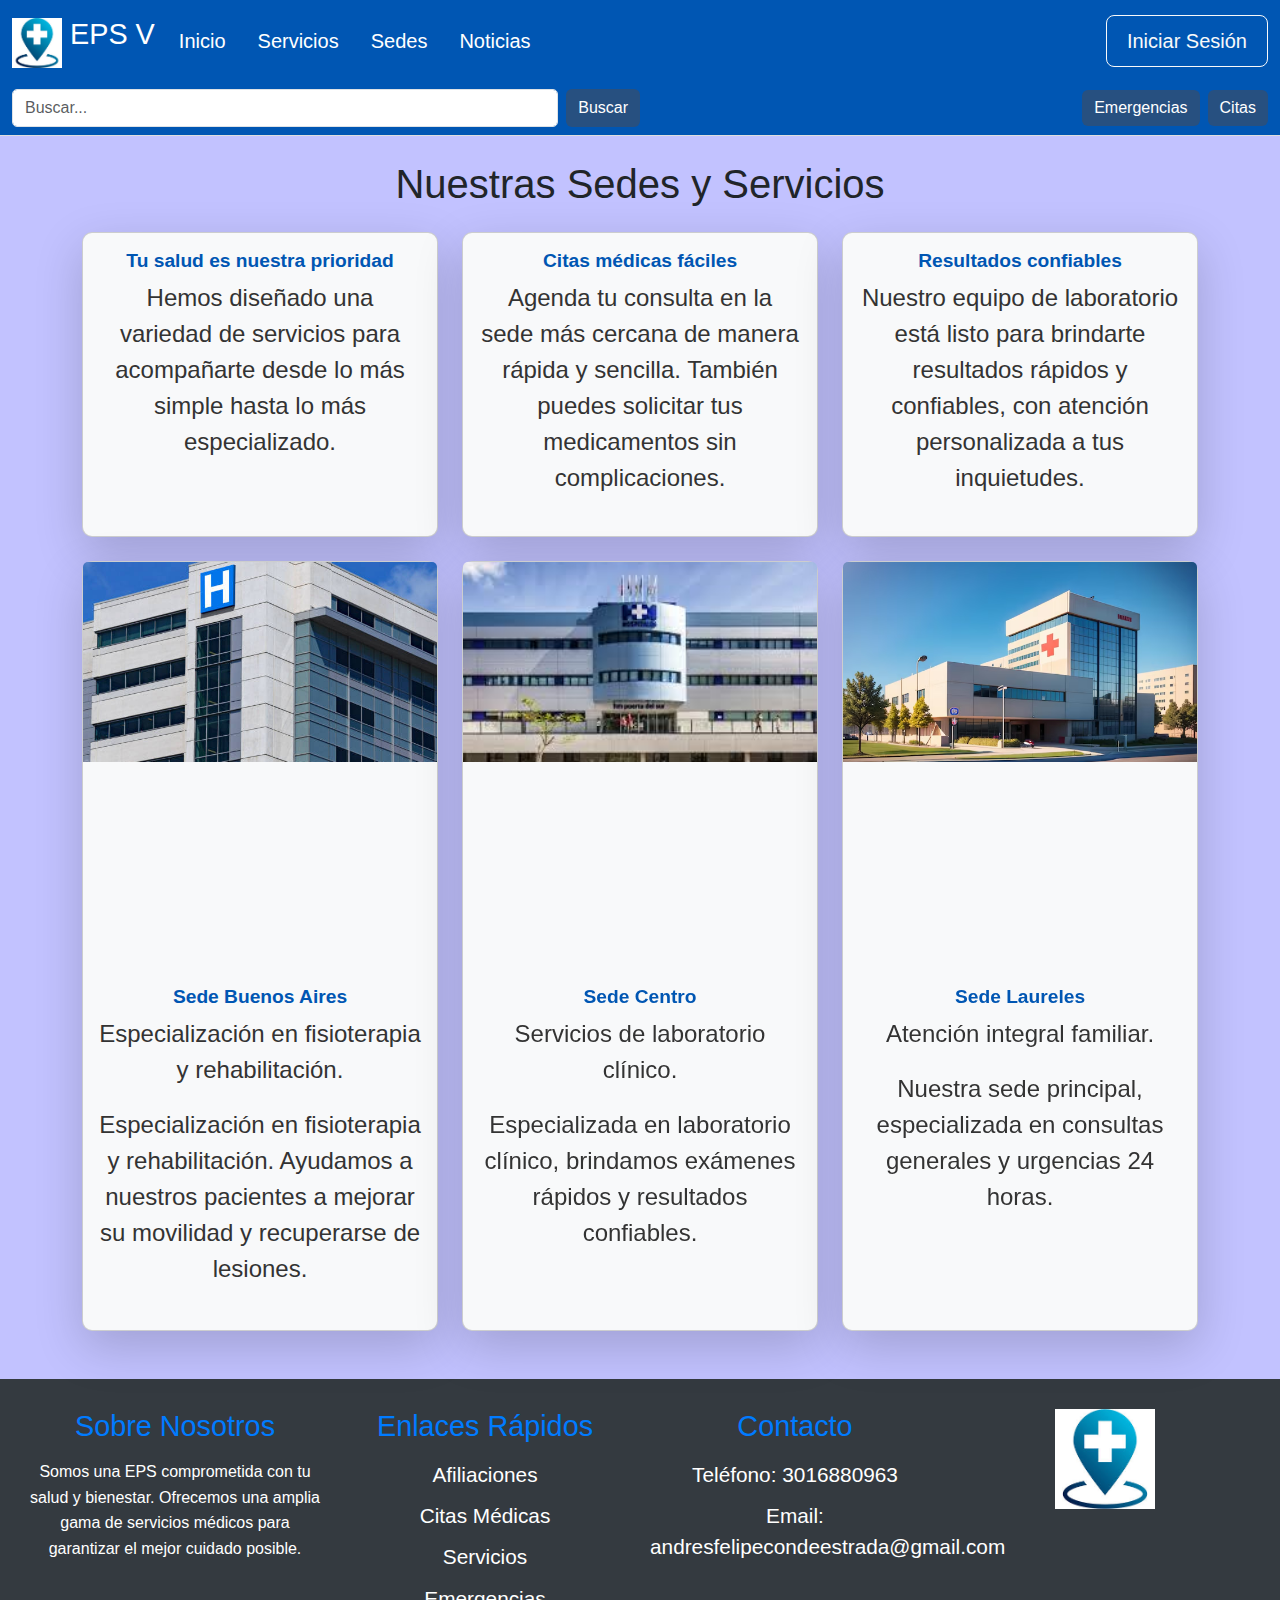
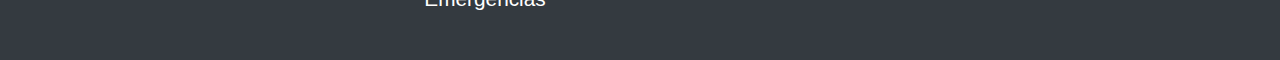
<file: sedes.html>
<!DOCTYPE html>
<html lang="es">
<head>
<meta charset="UTF-8">
<meta name="viewport" content="width=device-width, initial-scale=1.0">
<title>Página con Carrusel y Footer</title>
<!-- Incluir Bootstrap desde CDN -->
<link href="https://cdn.jsdelivr.net/npm/bootstrap@5.3.0/dist/css/bootstrap.min.css" rel="stylesheet">
<!-- Incluir el archivo CSS externo -->
<link rel="stylesheet" href="./estilos.css">
<link rel="stylesheet" href="https://pro.fontawesome.com/releases/v5.10.0/css/all.css"
    integrity="sha384-AYmEC3Yw5cVb3ZcuHtOA93w35dYTsvhLPVnYs9eStHfGJvOvKxVfELGroGkvsg+p" crossorigin="anonymous" />
<style>
    /* Personalizar el footer */
    .footer {
        background-color: #343a40;
        color: white;
        padding: 20px;
        display: flex;
        justify-content: space-around;
        flex-wrap: wrap;
    }
    .footer-section {
        flex: 1;
        min-width: 250px;
        margin: 10px;
    }
    .footer .logo img {
        max-width: 100px;
    }

    /* Hacer las cards responsivas */
    .card {
        margin-bottom: 20px;
    }

    /* Ajustes adicionales para pantallas pequeñas */
    @media (max-width: 768px) {
        .card {
            margin: 0 auto;
        }
    }
</style>
</head>
<body>

<!-- Primer Navbar con Logo -->
<nav class="navbar navbar-expand-lg navbar-dark navbar-custom">
    <div class="container-fluid">
    <a class="navbar-brand" href="#">
        <img src="./img/logo.jfif" alt="Logo" width="50" height="50" class="d-inline-block align-text-top">
        EPS V
    </a>
    <button class="navbar-toggler" type="button" data-bs-toggle="collapse" data-bs-target="#navbarNav" aria-controls="navbarNav" aria-expanded="false" aria-label="Toggle navigation">
        <span class="navbar-toggler-icon"></span>
    </button>
    <div class="collapse navbar-collapse" id="navbarNav">
        <ul class="navbar-nav me-auto">
        <li class="nav-item">
            <a class="nav-link active fs-5" href="./index.html">Inicio</a>
        </li>
        <li class="nav-item">
            <a class="nav-link fs-5" href="./servicios.html">Servicios</a>
        </li>
        <li class="nav-item">
            <a class="nav-link fs-5" href="./sedes.html">Sedes</a>
        </li>
        <li class="nav-item">
            <a class="nav-link fs-5" href="./noticias.html">Noticias</a>
        </li>
        </ul>
        <a href="./login.html"><button class="btn btn-outline-light btn-lg">Iniciar Sesión</button></a>
    </div>
    </div>
</nav>

<!-- Segundo Navbar con mejor distribución -->
<nav class="navbar navbar-light navbar-custom">
    <div class="container-fluid">
    <form class="d-flex w-50">
        <input class="form-control me-2" type="search" placeholder="Buscar..." aria-label="Buscar">
        <button class="btn btn-custom" type="submit">Buscar</button>
    </form>
    <div class="d-flex ms-auto">
        <a href="./emergencias.html"><button class="btn btn-custom me-2">Emergencias</button></a>
        <a href="./citas.html"><button class="btn btn-custom">Citas</button></a>
    </div>
    </div>
</nav>

<div class="container mt-4">
    <h1 class="mb-4 text-center">Nuestras Sedes y Servicios</h1>
    <div class="row">
        <div class="col-lg-4 col-md-6">
            <div class="card mb-4 h-100 shadow-lg">
                <div class="card-body">
                    <h5 class="card-title text-center">Tu salud es nuestra prioridad</h5>
                    <p class="card-text">Hemos diseñado una variedad de servicios para acompañarte desde lo más simple hasta lo más especializado.</p>
                </div>
            </div>
        </div>
        <div class="col-lg-4 col-md-6">
            <div class="card mb-4 h-100 shadow-lg">
                <div class="card-body">
                    <h5 class="card-title text-center">Citas médicas fáciles</h5>
                    <p class="card-text">Agenda tu consulta en la sede más cercana de manera rápida y sencilla. También puedes solicitar tus medicamentos sin complicaciones.</p>
                </div>
            </div>
        </div>
        <div class="col-lg-4 col-md-6">
            <div class="card mb-4 h-100 shadow-lg">
                <div class="card-body">
                    <h5 class="card-title text-center">Resultados confiables</h5>
                    <p class="card-text">Nuestro equipo de laboratorio está listo para brindarte resultados rápidos y confiables, con atención personalizada a tus inquietudes.</p>
                </div>
            </div>
        </div>
    </div>
</div>

<!-- Sección de las 6 Cards -->
<div class="container mt-4">
    <div class="row">
        <!-- Primera Card -->
        <div class="col-lg-4 col-md-6">
            <div class="card mb-2 h-100 shadow-lg">
                <img src="./img/sedes1.jpg" class="card-img-top" alt="Sede Buenos Aires">
                <div class="mapa-container">
                    <iframe src="https://www.google.com/maps/embed?pb=!1m14!1m8!1m3!1d7932.322619998465!2d-75.5602066!3d6.2424608!3m2!1i1024!2i768!4f13.1!3m3!1m2!1s0x8e4429a3fad2f78f%3A0x78efbd5b99659aa7!2sComfama%20-%20EPS%20SURA!5e0!3m2!1ses!2sco!4v1727133279795!5m2!1ses!2sco" 
                        width="100%" height="200" style="border:0;" allowfullscreen="" loading="lazy" referrerpolicy="no-referrer-when-downgrade">
                    </iframe>
                </div>
                <div class="card-body text-center">
                    <h5 class="card-title">Sede Buenos Aires</h5>
                    <p class="card-text">Especialización en fisioterapia y rehabilitación.</p>
                    <p>Especialización en fisioterapia y rehabilitación. Ayudamos a nuestros pacientes a mejorar su movilidad y recuperarse de lesiones.</p>
                </div>
            </div>
        </div>

        <!-- Segunda Card -->
        <div class="col-lg-4 col-md-6">
            <div class="card mb-2 h-100 shadow-lg">
                <img src="./img/sedes2.jfif" class="card-img-top" alt="Sede Centro">
                <div class="mapa-container">
                    <iframe src="https://www.google.com/maps/embed?pb=!1m14!1m8!1m3!1d63458.480580418196!2d-75.6178592!3d6.2432893!3m2!1i1024!2i768!4f13.1!3m3!1m2!1s0x8e44285802bc0ac9%3A0xb52b655442890ca5!2sIPS%20SURA%20CENTRO!5e0!3m2!1ses!2sco!4v1727133236920!5m2!1ses!2sco" 
                        width="100%" height="200" style="border:0;" allowfullscreen="" loading="lazy" referrerpolicy="no-referrer-when-downgrade">
                    </iframe>
                </div>
                <div class="card-body text-center">
                    <h5 class="card-title">Sede Centro</h5>
                    <p class="card-text">Servicios de laboratorio clínico.</p>
                    <p>Especializada en laboratorio clínico, brindamos exámenes rápidos y resultados confiables.</p>
                </div>
            </div>
        </div>

        <!-- Tercera Card -->
        <div class="col-lg-4 col-md-6">
            <div class="card mb-2 h-100 shadow-lg">
                <img src="./img/sedes3.avif" class="card-img-top" alt="Sede Laureles">
                <div class="mapa-container">
                    <iframe src="https://www.google.com/maps/embed?pb=!1m14!1m8!1m3!1d7932.322619998465!2d-75.5602066!3d6.2424608!3m2!1i1024!2i768!4f13.1!3m3!1m2!1s0x8e4429a3fad2f78f%3A0x78efbd5b99659aa7!2sComfama%20-%20EPS%20SURA!5e0!3m2!1ses!2sco!4v1727133279795!5m2!1ses!2sco" 
                        width="100%" height="200" style="border:0;" allowfullscreen="" loading="lazy" referrerpolicy="no-referrer-when-downgrade">
                    </iframe>
                </div>
                <div class="card-body text-center">
                    <h5 class="card-title">Sede Laureles</h5>
                    <p class="card-text">Atención integral familiar.</p>
                    <p>Nuestra sede principal, especializada en consultas generales y urgencias 24 horas.</p>

                </div>
            </div>
        </div>
    </div>
</div><br><br> 

    <!-- Footer -->
    <footer class="footer">
        <div class="footer-section">
        <h5>Sobre Nosotros</h5>
        <p>Somos una EPS comprometida con tu salud y bienestar. Ofrecemos una amplia gama de servicios médicos para garantizar el mejor cuidado posible.</p>
        </div>
        <div class="footer-section">
        <h5>Enlaces Rápidos</h5>
        <ul>
            <li><a href="./afiliaciones.html">Afiliaciones</a></li>
            <li><a href="./citas.html">Citas Médicas</a></li>
            <li><a href="./servicios.html">Servicios</a></li>
            <li><a href="./emergencias.html">Emergencias</a></li>
        </ul>
        </div>
        <div class="footer-section">
        <h5>Contacto</h5>
        <ul>
            <li><a href="https://web.whatsapp.com/">Teléfono: 3016880963</a></li>
            <li><a href="https://mail.google.com/mail/u/0/#inbox">Email: andresfelipecondeestrada@gmail.com </a></li>
        </ul>
        <div class="social-icons">
            <a href="https://www.facebook.com/epssura/?locale=es_LA"><i class="fab fa-facebook"></i></a>
            <a href="https://x.com/epssura?lang=es"><i class="fab fa-twitter"></i></a>
            <a href="https://www.instagram.com/segurossura/?hl=es"><i class="fab fa-instagram"></i></a>
        </div>
        </div>
        <div class="footer-section logo">
        <a href="./index.html"><img src="./img/logo.jfif" alt="Logo de la EPS"></a>
        </div>
    </footer>

<!-- Incluir Bootstrap JS desde CDN -->
<script src="https://cdn.jsdelivr.net/npm/bootstrap@5.3.0/dist/js/bootstrap.bundle.min.js"></script>
</body>
</html>
</file>
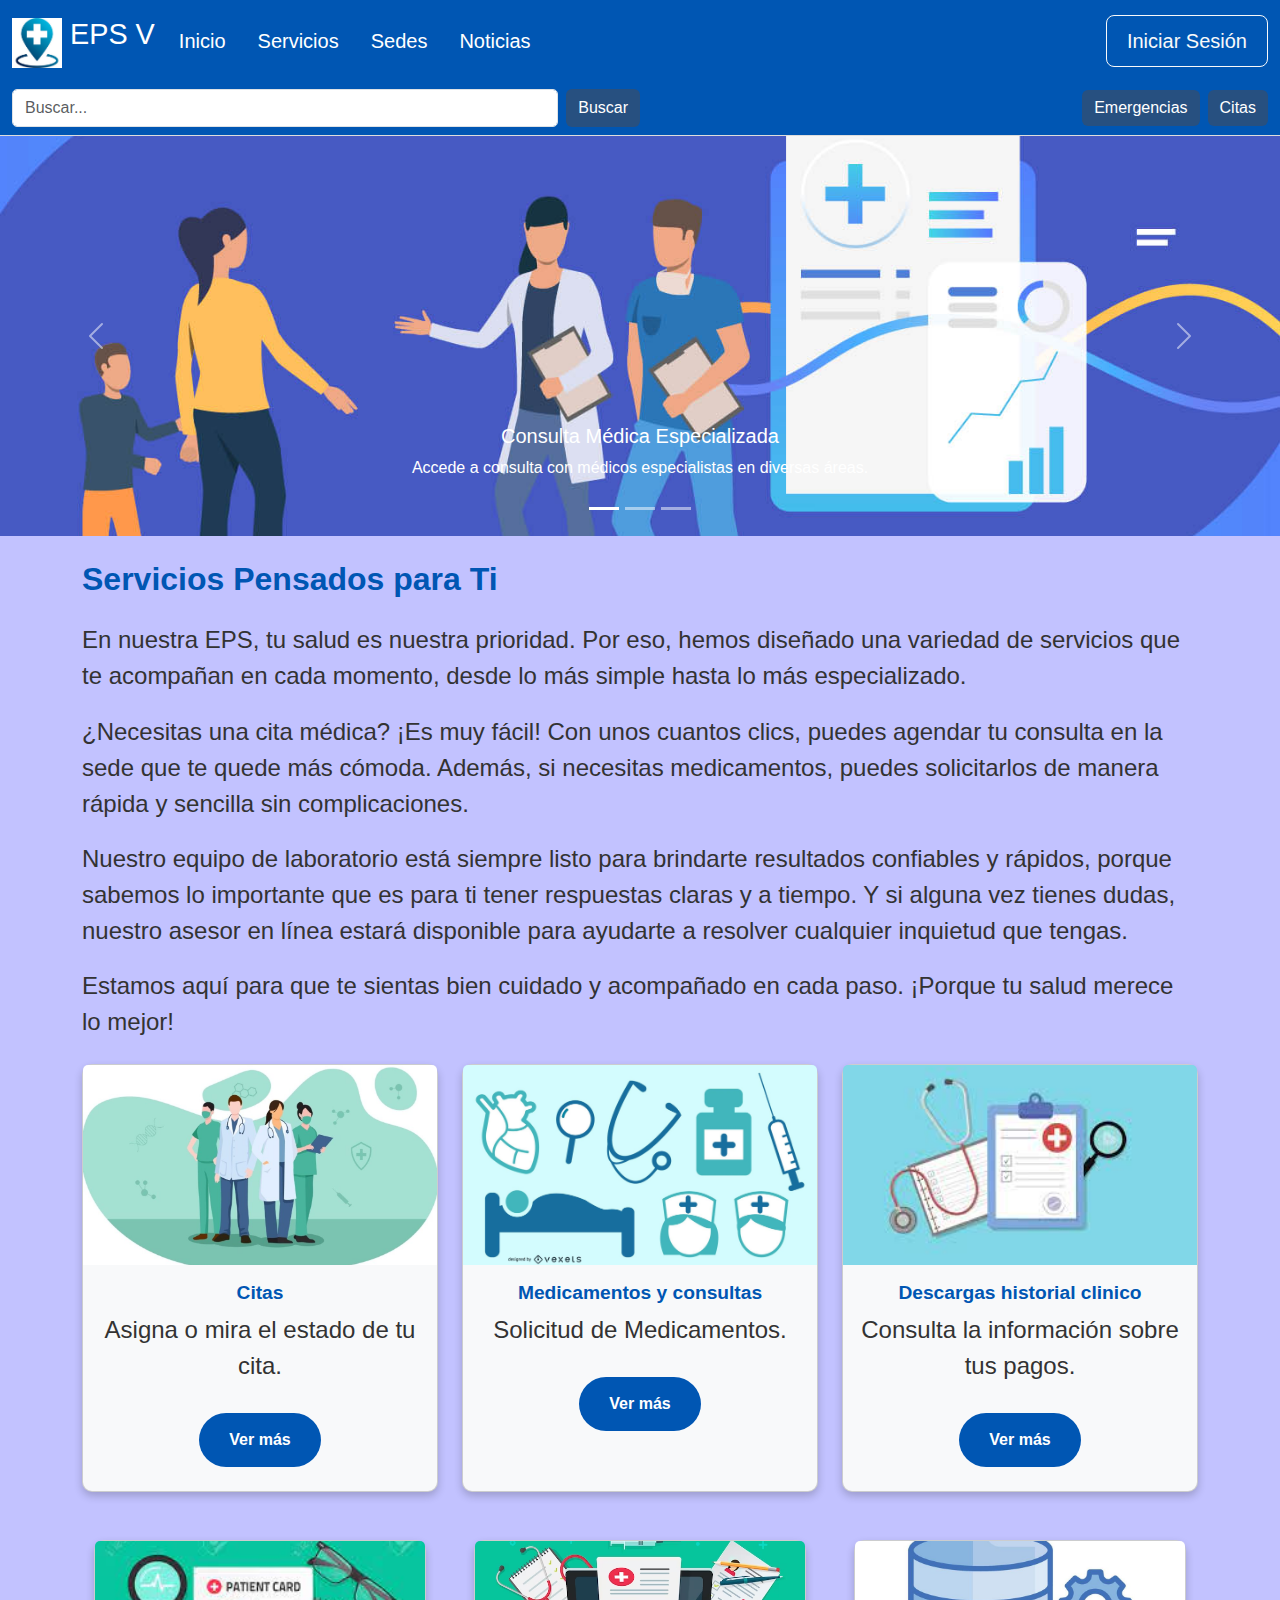
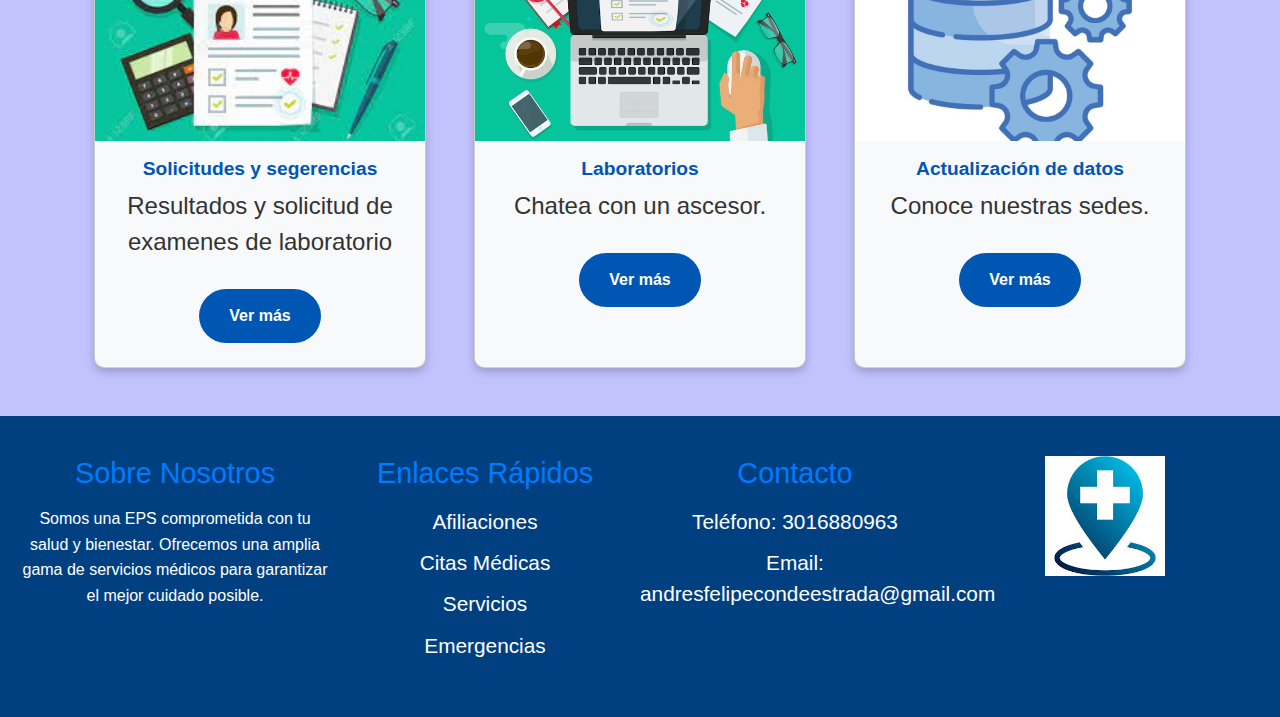
<file: servicios.html>
<!DOCTYPE html>
<html lang="es">
<head>
<meta charset="UTF-8">
<meta name="viewport" content="width=device-width, initial-scale=1.0">
<title>Página con Carrusel y Footer</title>
<!-- Incluir Bootstrap desde CDN -->
<link href="https://cdn.jsdelivr.net/npm/bootstrap@5.3.0/dist/css/bootstrap.min.css" rel="stylesheet">
<!-- Incluir el archivo CSS externo -->
<link rel="stylesheet" href="./estilos.css">
<link rel="stylesheet" href="https://pro.fontawesome.com/releases/v5.10.0/css/all.css"
    integrity="sha384-AYmEC3Yw5cVb3ZcuHtOA93w35dYTsvhLPVnYs9eStHfGJvOvKxVfELGroGkvsg+p" crossorigin="anonymous" />
</head>
<body>

<!-- Primer Navbar con Logo -->
<!-- Primer Navbar más grande -->
<nav class="navbar navbar-expand-lg navbar-dark navbar-custom">
    <div class="container-fluid">
    <a class="navbar-brand" href="#">
        <img src="./img/logo.jfif" alt="Logo" width="50" height="50" class="d-inline-block align-text-top">
        EPS V
    </a>
    <button class="navbar-toggler" type="button" data-bs-toggle="collapse" data-bs-target="#navbarNav" aria-controls="navbarNav" aria-expanded="false" aria-label="Toggle navigation">
        <span class="navbar-toggler-icon"></span>
    </button>
    <div class="collapse navbar-collapse" id="navbarNav">
        <ul class="navbar-nav me-auto">
        <li class="nav-item">
            <a class="nav-link active fs-5" href="./index.html">Inicio</a>
        </li>
        <li class="nav-item">
            <a class="nav-link fs-5" href="./servicios.html">Servicios</a>
        </li>
        <li class="nav-item">
            <a class="nav-link fs-5" href="./sedes.html">Sedes</a>
        </li>
        <li class="nav-item">
            <a class="nav-link fs-5" href="./noticias.html">Noticias</a>
        </li>
        </ul>
        <a href="./login.html"><button class="btn btn-outline-light btn-lg">Iniciar Sesión</button></a>
    </div>
    </div>
</nav>

<!-- Segundo Navbar con mejor distribución -->
<nav class="navbar navbar-light navbar-custom">
    <div class="container-fluid">
    <form class="d-flex w-50">
        <input class="form-control me-2" type="search" placeholder="Buscar..." aria-label="Buscar">
        <button class="btn btn-custom" type="submit">Buscar</button>
    </form>
    <div class="d-flex ms-auto">
        <a href="./emergencias.html"><button class="btn btn-custom me-2">Emergencias</button></a>
        <a href="./citas.html"><button class="btn btn-custom">Citas</button></a>
    </div>
    </div>
</nav>

    <div id="carouselExampleCaptions" class="carousel slide w-100" data-bs-ride="carousel">
        <div class="carousel-indicators">
          <button type="button" data-bs-target="#carouselExampleCaptions" data-bs-slide-to="0" class="active" aria-current="true" aria-label="Slide 1"></button>
          <button type="button" data-bs-target="#carouselExampleCaptions" data-bs-slide-to="1" aria-label="Slide 2"></button>
          <button type="button" data-bs-target="#carouselExampleCaptions" data-bs-slide-to="2" aria-label="Slide 3"></button>
        </div>
        <div class="carousel-inner">
          <div class="carousel-item active">
            <img src="./img/carruselservicios1.jfif" class="d-block w-100" alt="...">
            <div class="carousel-caption d-none d-md-block">
              <h5>Consulta Médica Especializada</h5>
              <p>Accede a consulta con médicos especialistas en diversas áreas.</p>
            </div>
          </div>
          <div class="carousel-item">
            <img src="./img/carruselservicios2.jpg" class="d-block w-100" alt="...">
            <div class="carousel-caption d-none d-md-block">
              <h5>Exámenes de Laboratorio</h5>
              <p>Realiza exámenes de laboratorio de alta calidad y precisión.</p>
            </div>
          </div>
          <div class="carousel-item">
            <img src="./img/carruselservicios3.jfif" class="d-block w-100" alt="...">
            <div class="carousel-caption d-none d-md-block">
              <h5>Medicamentos a Domicilio</h5>
              <p>Recibe tus medicamentos cómodamente en tu hogar.</p>
            </div>
          </div>
        </div>
        <button class="carousel-control-prev" type="button" data-bs-target="#carouselExampleCaptions" data-bs-slide="prev">
          <span class="carousel-control-prev-icon" aria-hidden="true"></span>
          <span class="visually-hidden">Previous</span>
        </button>
        <button class="carousel-control-next" type="button" data-bs-target="#carouselExampleCaptions" data-bs-slide="next">
          <span class="carousel-control-next-icon" aria-hidden="true"></span>
          <span class="visually-hidden">Next</span>
        </button>
      </div>

    <div class="container mt-4 text-justify">
        <h2 class="mb-4">Servicios Pensados para Ti</h2>
        <p class="lead">
            En nuestra EPS, tu salud es nuestra prioridad. Por eso, hemos diseñado una variedad de servicios que te acompañan en cada momento, desde lo más simple hasta lo más especializado.
        </p>
        <p>
            ¿Necesitas una cita médica? ¡Es muy fácil! Con unos cuantos clics, puedes agendar tu consulta en la sede que te quede más cómoda. Además, si necesitas medicamentos, puedes solicitarlos de manera rápida y sencilla sin complicaciones.
        </p>
        <p>
            Nuestro equipo de laboratorio está siempre listo para brindarte resultados confiables y rápidos, porque sabemos lo importante que es para ti tener respuestas claras y a tiempo. Y si alguna vez tienes dudas, nuestro asesor en línea estará disponible para ayudarte a resolver cualquier inquietud que tengas.
        </p>
        <p>
            Estamos aquí para que te sientas bien cuidado y acompañado en cada paso. ¡Porque tu salud merece lo mejor!
        </p>
    </div>

            <!-- Sección de las 6 Cards -->
    <div class="container mt-4">
        <div class="row">
        <div class="col-md-4">
            <div class="card mb-2 h-100">
            <img src="./img/citas.jpg" class="card-img-top" alt="Card 1">
            <div class="card-body text-center">
                <h5 class="card-title">Citas</h5>
                <p class="card-text">Asigna o mira el estado de tu cita.</p>
                <a href="./citas.html" class="btn btn-primary">Ver más</a>
            </div>
            </div>
        </div>
        <div class="col-md-4">
            <div class="card mb-2 h-100">
            <img src="./img/medicamentos.webp" class="card-img-top" alt="Card 2">
            <div class="card-body text-center">
                <h5 class="card-title">Medicamentos y consultas</h5>
                <p class="card-text">Solicitud de Medicamentos.</p>
                <a href="./medicamentos.html" class="btn btn-primary">Ver más</a>
            </div>
            </div>
        </div>
        <div class="col-md-4">
            <div class="card mb-2 h-100">
            <img src="./img/pagos.jfif" class="card-img-top" alt="Card 3">
            <div class="card-body text-center">
                <h5 class="card-title">Descargas historial clinico</h5>
                <p class="card-text">Consulta la información sobre tus pagos.</p>
                <a href="./realizarpago.html" class="btn btn-primary">Ver más</a>
            </div>
            </div>
        </div>
        </div>

        <div class="row">
        <div class="col-md-4 g-5">
            <div class="card mb-2 h-100">
            <img src="./img/laboratorio.jfif" class="card-img-top" alt="Card 4">
            <div class="card-body text-center">
                <h5 class="card-title">Solicitudes y segerencias</h5>
                <p class="card-text">Resultados y solicitud de examenes de laboratorio</p>
                <a href="./login.html" class="btn btn-primary">Ver más</a>
            </div>
            </div>
        </div>
        <div class="col-md-4 g-5">
            <div class="card mb-2 h-100">
            <img src="./img/accesor.avif" class="card-img-top" alt="Card 5">
            <div class="card-body text-center">
                <h5 class="card-title">Laboratorios</h5>
                <p class="card-text">Chatea con un ascesor.</p>
                <a href="./labortatorios.html" class="btn btn-primary">Ver más</a>
            </div>
            </div>
        </div>
        <div class="col-md-4 g-5">
            <div class="card mb-2 h-100">
            <img src="./img/sedes.jpg" class="card-img-top" alt="Card 6">
            <div class="card-body text-center">
                <h5 class="card-title">Actualización de datos</h5>
                <p class="card-text">Conoce nuestras sedes.</p>
                <a href="./registro.html" class="btn btn-primary">Ver más</a>
            </div>
            </div>
        </div>
        </div>
    </div><br><br>

    
    <!-- Footer -->
    <footer class="footer">
        <div class="footer-section">
        <h5>Sobre Nosotros</h5>
        <p>Somos una EPS comprometida con tu salud y bienestar. Ofrecemos una amplia gama de servicios médicos para garantizar el mejor cuidado posible.</p>
        </div>
        <div class="footer-section">
        <h5>Enlaces Rápidos</h5>
        <ul>
            <li><a href="./afiliaciones.html">Afiliaciones</a></li>
            <li><a href="./citas.html">Citas Médicas</a></li>
            <li><a href="./servicios.html">Servicios</a></li>
            <li><a href="./emergencias.html">Emergencias</a></li>
        </ul>
        </div>
        <div class="footer-section">
        <h5>Contacto</h5>
        <ul>
            <li><a href="https://web.whatsapp.com/">Teléfono: 3016880963</a></li>
            <li><a href="https://mail.google.com/mail/u/0/#inbox">Email: andresfelipecondeestrada@gmail.com </a></li>
        </ul>
        <div class="social-icons">
            <a href="https://www.facebook.com/epssura/?locale=es_LA"><i class="fab fa-facebook"></i></a>
            <a href="https://x.com/epssura?lang=es"><i class="fab fa-twitter"></i></a>
            <a href="https://www.instagram.com/segurossura/?hl=es"><i class="fab fa-instagram"></i></a>
        </div>
        </div>
        <div class="footer-section logo">
        <a href="./index.html"><img src="./img/logo.jfif" alt="Logo de la EPS"></a>
        </div>
    </footer>


    <script src="https://cdn.jsdelivr.net/npm/bootstrap@5.3.0-alpha1/dist/js/bootstrap.bundle.min.js"></script>
</body>
</html>
</file>
<file: estilos.css>
.hero {
        background-image: url('./img/index1.jpg'); /* Reemplaza con tu imagen */
        background-size: cover;
        background-position: center;
        height: 100vh; /* Toma toda la altura de la pantalla */
        display: flex;
        align-items: center;
        justify-content: center;
        color: rgb(255, 255, 255);
        text-align: center;
    }

    body{
        background-color: #c2c2ff;
    }

    /* Aumentar el tamaño del primer Navbar */
    .navbar {
        font-size: 1.2rem; /* Aumentar el tamaño del texto */
    }
    
    .navbar-brand {
        font-size: 1.8rem; /* Aumentar el tamaño del logo y texto */
    }
    
    .navbar-dark .navbar-nav .nav-link {
        margin-right: 1rem; /* Añadir separación entre los enlaces del navbar */
    }
    
    .navbar .btn-lg {
        padding: 10px 20px; /* Ampliar el botón de iniciar sesión */
    }
    
    /* Ajustar el segundo navbar */
    .navbar-light {
        border-bottom: 1px solid #ddd; /* Añadir un borde debajo para separación visual */
    }
    
    .navbar-light .btn {
        font-size: 1rem; /* Tamaño consistente para los botones */
    }
    
    .navbar-light .form-control {
        border-radius: 5px; /* Suavizar los bordes del input de búsqueda */
    }
    

    /* Estilos para la sección Hero */
.hero {
    background-color: #f8f9fa; /* Un fondo claro opcional */
    padding: 50px 0; /* Ajustar el padding superior e inferior */
}

.hero .container {
    max-width: 100%; /* Asegura que el contenedor ocupe todo el ancho */
    text-align: left; /* Asegura que el contenido esté alineado a la izquierda */
}

@media (max-width: 768px) {
    .hero .display-3 {
        font-size: 2rem; /* Ajusta el tamaño de fuente en pantallas pequeñas */
    }

    .hero .lead {
        font-size: 1.25rem;
    }
}



    /* Color de los navbars */
    .navbar-custom {
        background-color: #336699; /* Azul moderado */
    }

    /* Color de los botones del buscador */
    .navbar-light .btn-custom {
        background-color: #275080; /* Un tono acorde con el navbar */
        color: white;
        border: none;
    }

    /* Opcional: Estilo de hover para los botones */
    .navbar-light .btn-custom:hover {
        background-color: #193d66;
        color: white;
    }

    /* Color de los navbars */
.navbar-custom {
    background-color: #336699; /* Azul moderado */
}

/* Estilos para los enlaces del tercer navbar */
.navbar-custom .nav-link {
    color: white; /* Texto blanco */
}

.navbar-custom .nav-link:hover {
    color: #b3d1ff; /* Color más claro al hacer hover */
}

/* Botones personalizados del buscador y demás */
.navbar-light .btn-custom {
    background-color: #275080; /* Un tono acorde con el navbar */
    color: white;
    border: none;
}

.navbar-light .btn-custom:hover {
    background-color: #193d66;
    color: white;
}

.carousel-item img {
    max-height: 400px; /* Ajusta el valor según el tamaño deseado */
    object-fit: cover; /* Asegura que la imagen se ajuste al contenedor sin deformarse */
}

.container h2 {
    color: #0056b3; /* Un azul agradable */
    font-weight: bold;
}

.container p {
    font-size: 1.5rem;
    color: #333;
    margin-bottom: 1.2rem;
}

/*carrusel*/
.carousel {
    margin-top: 0; /* Asegúrate de que el carrusel no tenga margen superior */
    padding-top: 0; /* Asegúrate de que no haya espacio interno en la parte superior */
}


/*noticas card*/
.card-img-top {
    height: 200px;
    object-fit: cover; 
  }

/*login*/
.login-form {
    text-align: center; /* Centra el contenido del formulario */
  }
  
  .card {
    border-radius: 10px; /* Bordes redondeados para la tarjeta */
    box-shadow: 0 4px 8px rgba(0, 0, 0, 0.2); /* Sombra para darle profundidad */
  }
  
  .btn-primary {
    border-radius: 30px; /* Botón redondeado */
    padding: 15px 30px; /* Más espacio interior */
    font-weight: bold; /* Fuente más gruesa */
    box-shadow: none; /* Quita la sombra del botón de Bootstrap */
  }
  
  /* Personaliza los colores según tus preferencias */
  .card {
    background-color: #f8f9fa;
  }
  
  .btn-primary {
    background-color: #007bff;
    border: none;
  }

/*citas*/

.service-card {
    width: 220px;
    height: 220px;
    border-radius: 50%;
    background-color:  #c9dbec;
    box-shadow: 0 4px 8px rgba(0, 0, 0, 0.1);
    transition: transform 0.3s ease;
  }
  
  .service-card:hover {
    transform: scale(1.05);
  }
  
  .card-title {
    font-size: 1.2rem;
    font-weight: bold;
    color: #0056b3;
  }
  
  .card-text {
    font-size: 1rem;
    color: #333;
    text-align: center;
  }
  
  .btn-primary {
    background-color: #0056b3;
    border-color: #0056b3;
    margin-top: 10px;
  }
  
  .formulario-cita {
    background-color: #bcc4f0;
    padding: 20px;
    border-radius: 10px;
    max-width: 600px; /* Ajusta el ancho máximo según sea necesario */
    margin: 0 auto; /* Centra el formulario */
  }
  
  .formulario-seccion {
    margin-bottom: 20px;
  }
  
  .formulario-seccion h3 {
    font-size: 18px;
    font-weight: bold;
    margin-bottom: 10px;
  }
  
  .formulario-tarjeta {
    background-color: #fff;
    padding: 20px;
    border-radius: 10px;
    box-shadow: 0px 2px 4px rgba(0, 0, 0, 0.1);
  }


    /* Ajustar márgenes y rellenos */
    .mt-0 { margin-top: 0 !important; }
    .mb-0 { margin-bottom: 0 !important; }
    .pt-0 { padding-top: 0 !important; }
    .pb-0 { padding-bottom: 0 !important; }
    .footer {
        background-color: #f8f9fa;
    }
    /* Estilo general del footer */

    .footer {
        background-color: #004080; /* Fondo de color azul oscuro */
        padding: 40px 20px;
        color: white;
        display: flex;
        justify-content: space-between;
        flex-wrap: wrap;
        width: 100%;
        text-align: center;
    }
    
    .footer-title {
        color: #ffffff; /* Color blanco para los títulos */
        font-weight: bold;
        margin-bottom: 10px;
        font-size: 1.8rem; /* Aumenta el tamaño de los encabezados */
    }
    
    .footer-section {
        flex: 1;
        min-width: 250px;
        margin: 10px;
    }
    
    .footer ul {
        list-style-type: none;
        padding: 0;
    }
    
    .footer ul li {
        margin-bottom: 10px;
    }
    
    .footer a {
        color: white; /* Mantener los enlaces en blanco */
        text-decoration: none;
        font-size: 1.3rem; /* Aumenta el tamaño de los enlaces */
        transition: color 0.3s ease; /* Transición para un efecto suave en hover */
    }
    
    .footer a:hover {
        color: #ffcc00; /* Color amarillo cuando se pasa el mouse por encima */
        text-decoration: underline;
    }
    
    .social-icons a {
        font-size: 1.5rem;
        color: white;
        margin-right: 15px;
        transition: transform 0.3s ease, color 0.3s ease;
    }
    
    .social-icons a:hover {
        color: #ffcc00; /* Cambia el color al pasar el mouse */
        transform: scale(1.2); /* Agranda el icono al pasar el mouse */
    }
    
    .footer p {
        font-size: 1.2rem; /* Aumenta el tamaño del texto */
    }
    
    .logo img {
        max-width: 120px; /* Tamaño del logo */
    }
    
    /* Estilos para la sección "Sobre Nosotros" del footer */
    .footer-section {
        max-width: 400px; /* Limitar el ancho para evitar que el texto sea muy largo */
        margin: 0 auto; /* Centrar el contenido */
        text-align: center; /* Centrar el texto */
    }
    
    .footer-section h5 {
        font-size: 1.8rem; /* Tamaño más grande para el título */
        margin-bottom: 15px; /* Espacio debajo del título */
        color: #007bff; /* Color del título */
    }
    
    .footer-section p {
        font-size: 1rem; /* Tamaño del texto ajustado */
        color: #ffffff; /* Color suave para el texto */
        line-height: 1.6; /* Espaciado entre líneas */
    }
    
    .footer-section p strong {
        color: #007bff; /* Color destacado para las palabras clave */
    }
    
    
    /* Diseño responsivo */
    @media (max-width: 768px) {
        .footer {
        text-align: center;
        }
        .footer .social-icons {
        justify-content: center;
        margin-top: 20px;
        }
    }
    

    /* Estilo base que se mantiene para pantallas grandes (PC) */

/* Responsive para tablets (pantallas de 768px a 991px) */
@media (max-width: 991px) and (min-width: 768px) {
    .container {
        padding: 15px;
    }

    .col-md-8 {
        flex: 0 0 100%;
        max-width: 100%;
    }

    .col-md-4 {
        flex: 0 0 100%;
        max-width: 100%;
        text-align: center; /* Centra la imagen en pantallas medianas */
    }

    img {
        width: 70%;
        margin: 0 auto; /* Centrar la imagen */
    }

    /* Ajuste de las cards para tablets */
    .card {
        margin-bottom: 20px;
    }

    .navbar-brand img {
        width: 40px;
        height: 40px;
    }
    
    .btn-lg {
        font-size: 16px;
    }
    
    .footer-section h5 {
        font-size: 1.2rem;
    }

    .footer-section p,
    .footer-section ul {
        font-size: 0.9rem;
    }
    
    .footer-section.logo img {
        width: 80px;
    }
}

/* Responsive para móviles (pantallas menores de 768px) */
@media (max-width: 767px) {
    .container {
        padding: 10px;
    }

    .col-md-8 {
        flex: 0 0 100%;
        max-width: 100%;
    }

    .col-md-4 {
        flex: 0 0 100%;
        max-width: 100%;
        text-align: center; /* Centra la imagen en móviles */
    }

    img {
        width: 90%;
        margin: 0 auto; /* Centrar la imagen */
    }

    /* Aumentar el tamaño del texto para pantallas pequeñas */
    p {
        font-size: 1.1rem;
    }

    /* Ajuste de las cards para móviles */
    .card {
        margin-bottom: 15px;
    }

    .navbar-brand img {
        width: 30px;
        height: 30px;
    }

    .btn-lg {
        font-size: 14px;
    }

    .footer-section h5 {
        font-size: 1rem;
    }

    .footer-section p,
    .footer-section ul {
        font-size: 0.8rem;
    }

    .footer-section.logo img {
        width: 60px;
    }

    .container.mt-5 h2, .container.mt-5 p.lead {
        font-size: 1rem;
    }

    /* Ajustes del video para móviles */
    .object-fit-sm-contain {
        width: 100%;
        height: auto;
    }

    /* Ajustar el tamaño del footer en móvil */
    .footer {
        padding: 20px;
    }

    .social-icons i {
        font-size: 18px;
    }
}

/* Estilos generales */
body {
    font-family: Arial, sans-serif;
    margin: 0;
    padding: 0;
}

.navbar-custom {
    background-color: #0056b3;
}

/* Estilos para las cards */
.card {
    transition: transform 0.3s ease;
}

.card:hover {
    transform: scale(1.05);
}

.card-img-top {
    height: 200px;
    object-fit: cover;
}

/* Responsividad para las cards */
@media (max-width: 768px) {
    .card-img-top {
        height: 150px;
    }

    .card-title {
        font-size: 1.25rem;
    }

    .card-text {
        font-size: 1rem;
    }

    /* Ajustar el tamaño de las cards para pantallas más pequeñas */
    .col-md-4 {
        flex: 0 0 100%;
        max-width: 100%;
    }

    .card {
        margin-bottom: 15px;
    }
}

/* Estilos específicos para pantallas más pequeñas */
@media (max-width: 576px) {
    .navbar-brand {
        font-size: 1.2rem;
    }

    .btn-lg {
        font-size: 0.875rem;
    }

    .carousel-caption {
        font-size: 1rem;
    }
    
    /* Para ajustar secciones del footer */
    .footer-section {
        margin-bottom: 15px;
    }

    .footer .logo {
        margin-top: 20px;
    }
}

/*index*/
/* Media Queries para pantallas más pequeñas */
@media (max-width: 768px) {
    .footer {
        flex-direction: column;
        text-align: center;
    }

    .footer-section {
        margin-bottom: 20px;
    }
    
    .hero {
        text-align: center;
        padding: 50px 20px;
    }

    .navbar-nav {
        text-align: center;
    }

    .navbar-custom {
        flex-direction: column;
        align-items: center;
    }
    
    .social-icons a {
        margin-bottom: 10px;
    }
}

/* Estilo general para las cards */
.service-card {
    border-radius: 15px; /* Cambiar el estilo si no deseas el círculo completo */
    transition: transform 0.2s;
}

.service-card:hover {
    transform: scale(1.05);
}

/* Estilos para pantallas pequeñas (menos de 576px) */
@media (max-width: 575.98px) {
    .service-card {
        width: 100%; /* Asegura que ocupen todo el ancho */
        margin: 0 auto; /* Centra la card */
    }
}

/* Estilos para pantallas medianas (576px a 768px) */
@media (min-width: 576px) and (max-width: 767.98px) {
    .service-card {
        width: 100%;
        margin: 0 auto;
    }
}

/* Estilos para pantallas grandes (mayores a 768px) */
@media (min-width: 768px) {
    .service-card {
        width: auto; /* Mantener el tamaño predeterminado */
    }
}
</file>
